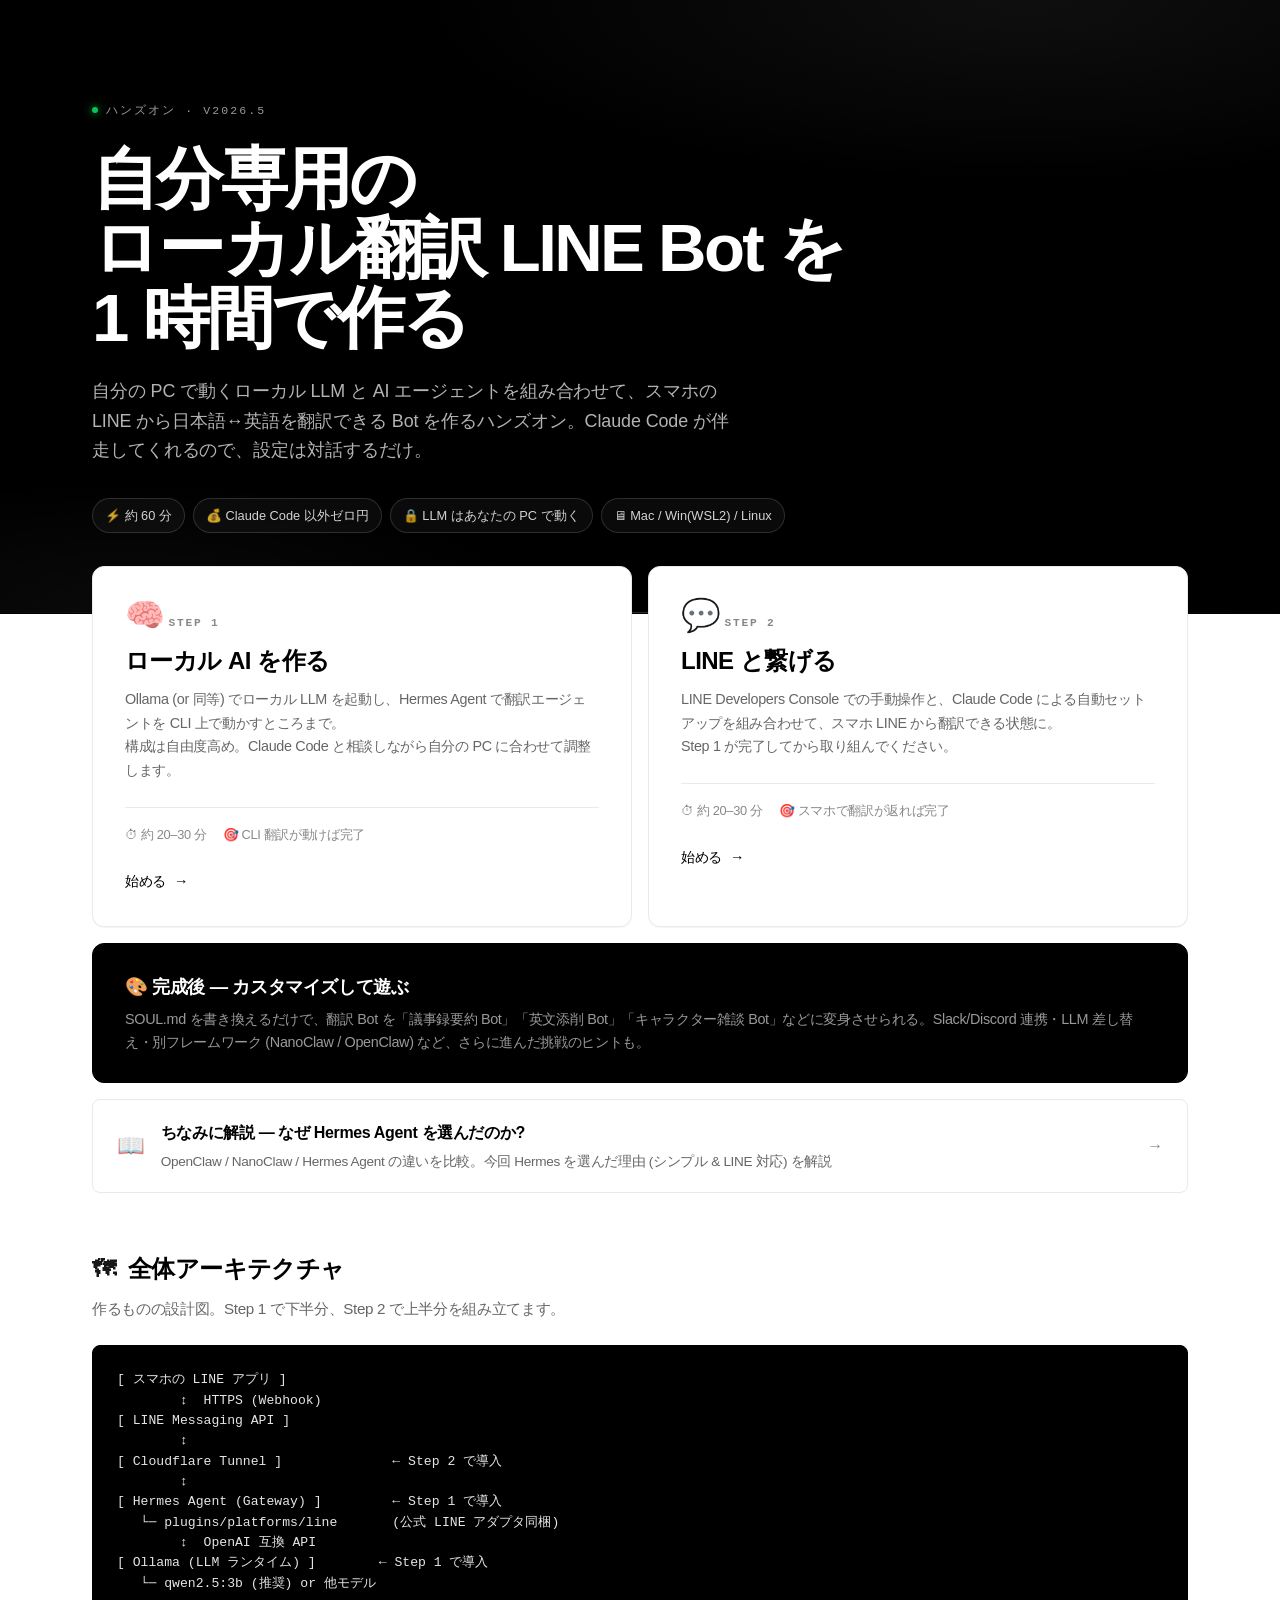
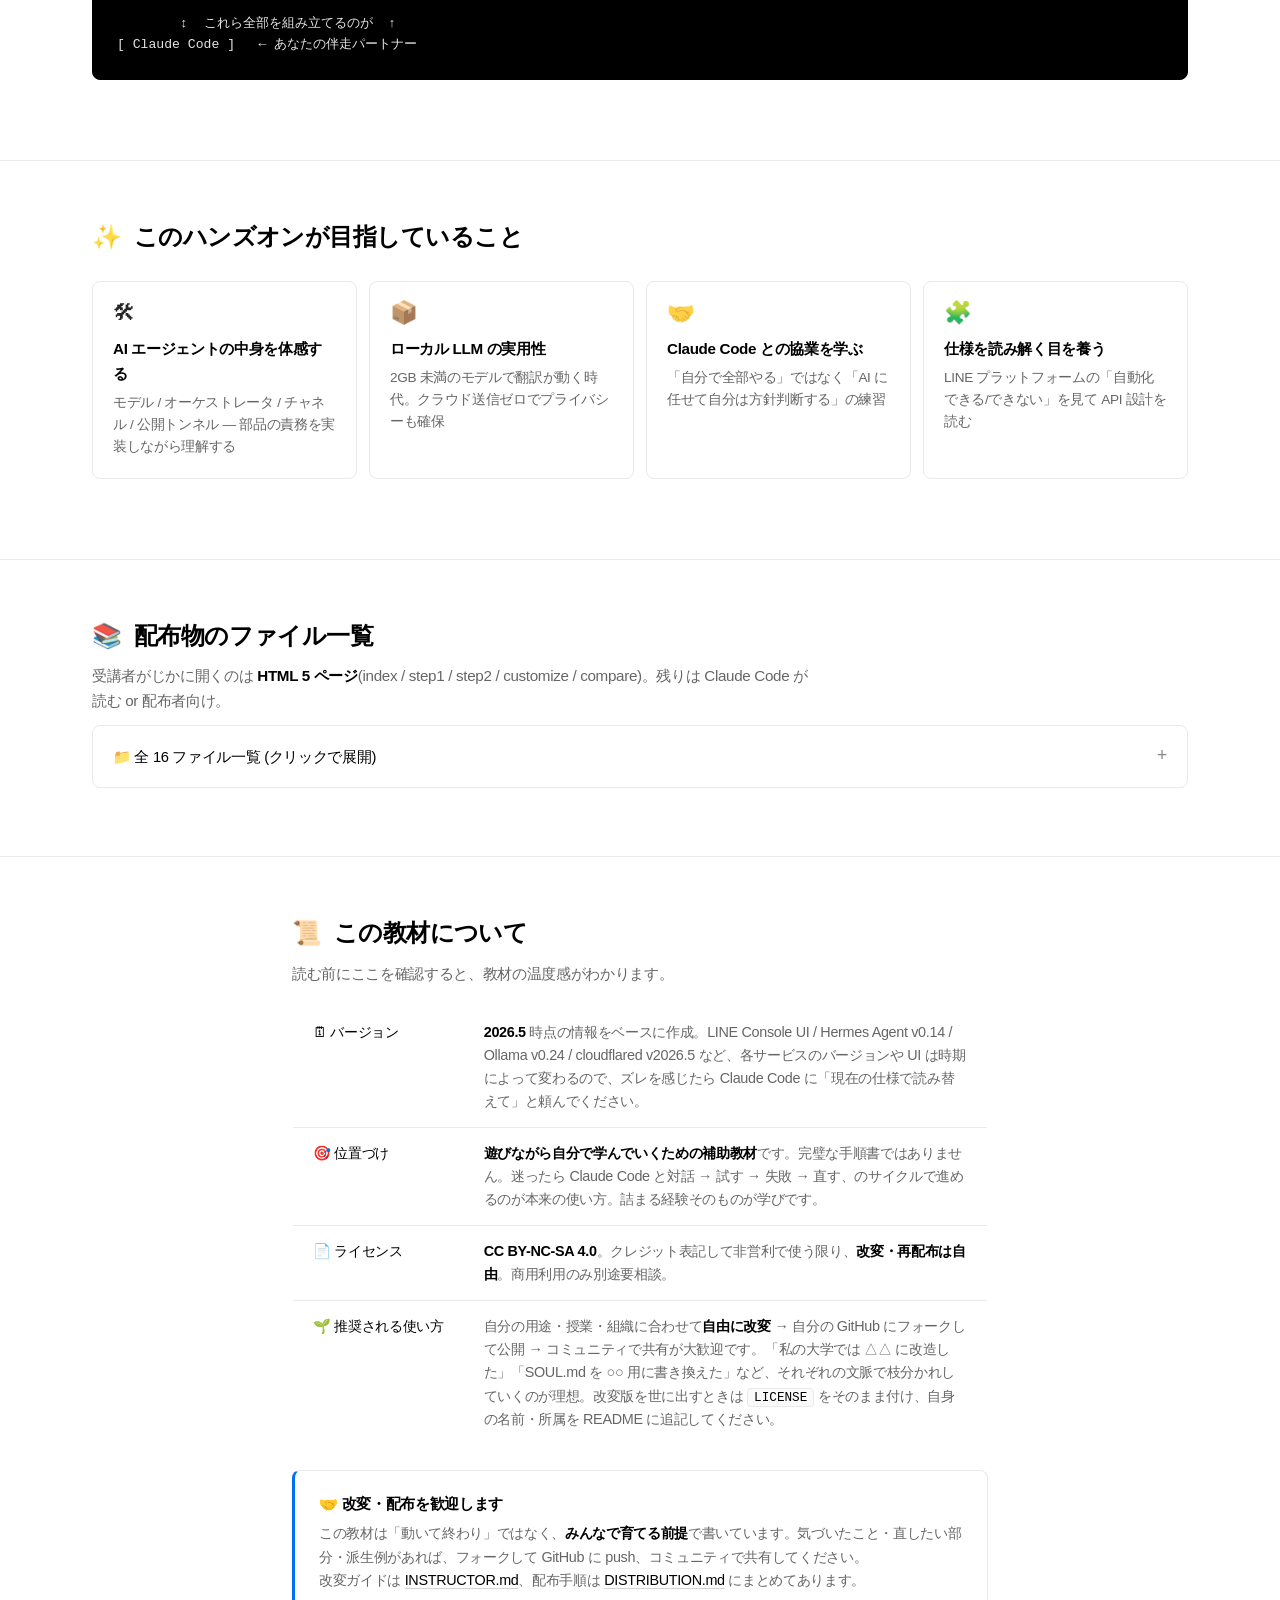
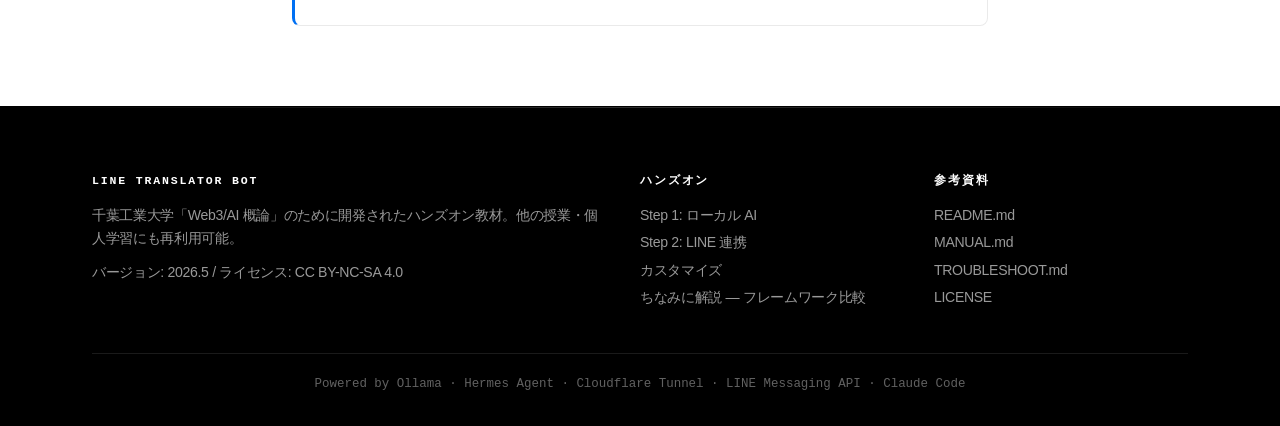
<file: line-translator-bot/index.html>
<!DOCTYPE html>
<html lang="ja">
<head>
<meta charset="UTF-8">
<meta name="viewport" content="width=device-width, initial-scale=1">
<title>LINE Translator Bot — ハンズオン教材</title>
<link rel="stylesheet" href="style.css">
</head>
<body>

<section class="hero">
  <div class="container hero-inner">
    <div class="hero-eyebrow">
      <span class="hero-eyebrow-dot"></span>
      ハンズオン · v2026.5
    </div>
    <h1 class="hero-title">
      自分専用の<br>
      ローカル翻訳 LINE Bot を<br>
      1 時間で作る
    </h1>
    <p class="hero-subtitle">
      自分の PC で動くローカル LLM と AI エージェントを組み合わせて、スマホの LINE から日本語↔英語を翻訳できる Bot を作るハンズオン。Claude Code が伴走してくれるので、設定は対話するだけ。
    </p>
    <div class="hero-badges">
      <span class="hero-badge">⚡ 約 60 分</span>
      <span class="hero-badge">💰 Claude Code 以外ゼロ円</span>
      <span class="hero-badge">🔒 LLM はあなたの PC で動く</span>
      <span class="hero-badge">🖥 Mac / Win(WSL2) / Linux</span>
    </div>
  </div>
</section>

<section class="container">
  <div class="steps-grid">
    <a href="step1.html" class="step-card step1">
      <div class="step-card-icon">🧠</div>
      <div class="step-card-label">Step 1</div>
      <h2 class="step-card-title">ローカル AI を作る</h2>
      <p class="step-card-desc">
        Ollama (or 同等) でローカル LLM を起動し、Hermes Agent で翻訳エージェントを CLI 上で動かすところまで。<br>
        構成は自由度高め。Claude Code と相談しながら自分の PC に合わせて調整します。
      </p>
      <div class="step-card-meta">
        <span class="step-card-meta-item">⏱ 約 20–30 分</span>
        <span class="step-card-meta-item">🎯 CLI 翻訳が動けば完了</span>
      </div>
      <span class="step-card-cta">始める</span>
    </a>

    <a href="step2.html" class="step-card step2">
      <div class="step-card-icon">💬</div>
      <div class="step-card-label">Step 2</div>
      <h2 class="step-card-title">LINE と繋げる</h2>
      <p class="step-card-desc">
        LINE Developers Console での手動操作と、Claude Code による自動セットアップを組み合わせて、スマホ LINE から翻訳できる状態に。<br>
        Step 1 が完了してから取り組んでください。
      </p>
      <div class="step-card-meta">
        <span class="step-card-meta-item">⏱ 約 20–30 分</span>
        <span class="step-card-meta-item">🎯 スマホで翻訳が返れば完了</span>
      </div>
      <span class="step-card-cta">始める</span>
    </a>
  </div>

  <a href="customize.html" class="customize-card">
    <div class="customize-card-title">🎨 完成後 — カスタマイズして遊ぶ</div>
    <p class="customize-card-desc">
      SOUL.md を書き換えるだけで、翻訳 Bot を「議事録要約 Bot」「英文添削 Bot」「キャラクター雑談 Bot」などに変身させられる。Slack/Discord 連携・LLM 差し替え・別フレームワーク (NanoClaw / OpenClaw) など、さらに進んだ挑戦のヒントも。
    </p>
  </a>

  <a href="compare.html" class="compare-link">
    <span class="compare-link-emoji">📖</span>
    <div class="compare-link-body">
      <div class="compare-link-title">ちなみに解説 — なぜ Hermes Agent を選んだのか?</div>
      <div class="compare-link-desc">OpenClaw / NanoClaw / Hermes Agent の違いを比較。今回 Hermes を選んだ理由 (シンプル & LINE 対応) を解説</div>
    </div>
    <span class="compare-link-arrow">→</span>
  </a>
</section>

<section class="section">
  <div class="container">
    <h2 class="section-title"><span class="section-title-emoji">🗺</span> 全体アーキテクチャ</h2>
    <p class="section-lead">作るものの設計図。Step 1 で下半分、Step 2 で上半分を組み立てます。</p>
    <div class="arch-diagram">[ スマホの LINE アプリ ]
        ↕  HTTPS (Webhook)
[ LINE Messaging API ]
        ↕
[ Cloudflare Tunnel ]              ← Step 2 で導入
        ↕
[ Hermes Agent (Gateway) ]         ← Step 1 で導入
   └─ plugins/platforms/line       (公式 LINE アダプタ同梱)
        ↕  OpenAI 互換 API
[ Ollama (LLM ランタイム) ]        ← Step 1 で導入
   └─ qwen2.5:3b (推奨) or 他モデル

        ↕  これら全部を組み立てるのが  ↑
[ Claude Code ]   ← あなたの伴走パートナー</div>
  </div>
</section>

<section class="section">
  <div class="container">
    <h2 class="section-title"><span class="section-title-emoji">✨</span> このハンズオンが目指していること</h2>
    <div class="feature-grid">
      <div class="feature-tile">
        <div class="feature-tile-icon">🛠</div>
        <div class="feature-tile-title">AI エージェントの中身を体感する</div>
        <div class="feature-tile-desc">モデル / オーケストレータ / チャネル / 公開トンネル — 部品の責務を実装しながら理解する</div>
      </div>
      <div class="feature-tile">
        <div class="feature-tile-icon">📦</div>
        <div class="feature-tile-title">ローカル LLM の実用性</div>
        <div class="feature-tile-desc">2GB 未満のモデルで翻訳が動く時代。クラウド送信ゼロでプライバシーも確保</div>
      </div>
      <div class="feature-tile">
        <div class="feature-tile-icon">🤝</div>
        <div class="feature-tile-title">Claude Code との協業を学ぶ</div>
        <div class="feature-tile-desc">「自分で全部やる」ではなく「AI に任せて自分は方針判断する」の練習</div>
      </div>
      <div class="feature-tile">
        <div class="feature-tile-icon">🧩</div>
        <div class="feature-tile-title">仕様を読み解く目を養う</div>
        <div class="feature-tile-desc">LINE プラットフォームの「自動化できる/できない」を見て API 設計を読む</div>
      </div>
    </div>
  </div>
</section>

<section class="section">
  <div class="container">
    <h2 class="section-title"><span class="section-title-emoji">📚</span> 配布物のファイル一覧</h2>
    <p class="section-lead">受講者がじかに開くのは <strong>HTML 5 ページ</strong>(index / step1 / step2 / customize / compare)。残りは Claude Code が読む or 配布者向け。</p>
    <details>
      <summary>📁 全 16 ファイル一覧 (クリックで展開)</summary>
      <div class="details-body">
        <p><strong>受講者向け (HTML — このページから移動)</strong></p>
        <ul class="bullets">
          <li><code>index.html</code> — このページ</li>
          <li><code>step1.html</code> — ローカル AI 構築</li>
          <li><code>step2.html</code> — LINE 連携</li>
          <li><code>customize.html</code> — 完成後のカスタマイズ</li>
          <li><code>compare.html</code> — ちなみに解説 (フレームワーク比較)</li>
        </ul>
        <p><strong>Claude Code が読む参考資料</strong></p>
        <ul class="bullets">
          <li><code>README.md</code> — 文書版の概観</li>
          <li><code>PROMPTS.md</code> — 詳細プロンプト集 (Step 1/2 から参照)</li>
          <li><code>MANUAL.md</code> — LINE Console 手動手順 (Step 2 で参照)</li>
          <li><code>TROUBLESHOOT.md</code> — 症状別診断プロンプト</li>
        </ul>
        <p><strong>配布者向け</strong></p>
        <ul class="bullets">
          <li><code>DISTRIBUTION.md</code> — 配布手順</li>
          <li><code>INSTRUCTOR.md</code> — 転用ガイド</li>
        </ul>
        <p><strong>ライセンス・補助</strong></p>
        <ul class="bullets">
          <li><code>LICENSE</code> — CC BY-NC-SA 4.0</li>
          <li><code>.gitignore</code></li>
          <li><code>style.css</code> / <code>app.js</code> — このページの見た目用</li>
          <li><code>assets/</code> — SOUL.md など Claude Code 失敗時のフォールバック素材</li>
        </ul>
      </div>
    </details>
  </div>
</section>

<section class="section">
  <div class="container-narrow">
    <h2 class="section-title"><span class="section-title-emoji">📜</span> この教材について</h2>
    <p class="section-lead">読む前にここを確認すると、教材の温度感がわかります。</p>

    <table class="kv-table">
      <tr>
        <td>🗓 バージョン</td>
        <td><strong>2026.5</strong> 時点の情報をベースに作成。LINE Console UI / Hermes Agent v0.14 / Ollama v0.24 / cloudflared v2026.5 など、各サービスのバージョンや UI は時期によって変わるので、ズレを感じたら Claude Code に「現在の仕様で読み替えて」と頼んでください。</td>
      </tr>
      <tr>
        <td>🎯 位置づけ</td>
        <td><strong>遊びながら自分で学んでいくための補助教材</strong>です。完璧な手順書ではありません。迷ったら Claude Code と対話 → 試す → 失敗 → 直す、のサイクルで進めるのが本来の使い方。詰まる経験そのものが学びです。</td>
      </tr>
      <tr>
        <td>📄 ライセンス</td>
        <td><strong>CC BY-NC-SA 4.0</strong>。クレジット表記して非営利で使う限り、<strong>改変・再配布は自由</strong>。商用利用のみ別途要相談。</td>
      </tr>
      <tr>
        <td>🌱 推奨される使い方</td>
        <td>
          自分の用途・授業・組織に合わせて<strong>自由に改変</strong> → 自分の GitHub にフォークして公開 → コミュニティで共有が大歓迎です。「私の大学では △△ に改造した」「SOUL.md を ○○ 用に書き換えた」など、それぞれの文脈で枝分かれしていくのが理想。改変版を世に出すときは <code>LICENSE</code> をそのまま付け、自身の名前・所属を README に追記してください。
        </td>
      </tr>
    </table>

    <div class="callout callout-info" style="margin-top: 24px;">
      <div class="callout-title">🤝 改変・配布を歓迎します</div>
      <p>
        この教材は「動いて終わり」ではなく、<strong>みんなで育てる前提</strong>で書いています。気づいたこと・直したい部分・派生例があれば、フォークして GitHub に push、コミュニティで共有してください。<br>
        改変ガイドは <a href="INSTRUCTOR.md" target="_blank">INSTRUCTOR.md</a>、配布手順は <a href="DISTRIBUTION.md" target="_blank">DISTRIBUTION.md</a> にまとめてあります。
      </p>
    </div>
  </div>
</section>

<footer class="footer">
  <div class="container">
    <div class="footer-grid">
      <div>
        <h4>LINE Translator Bot</h4>
        <p>千葉工業大学「Web3/AI 概論」のために開発されたハンズオン教材。他の授業・個人学習にも再利用可能。</p>
        <p style="margin-top: 10px;">バージョン: 2026.5 / ライセンス: CC BY-NC-SA 4.0</p>
      </div>
      <div>
        <h4>ハンズオン</h4>
        <ul>
          <li><a href="step1.html">Step 1: ローカル AI</a></li>
          <li><a href="step2.html">Step 2: LINE 連携</a></li>
          <li><a href="customize.html">カスタマイズ</a></li>
          <li><a href="compare.html">ちなみに解説 — フレームワーク比較</a></li>
        </ul>
      </div>
      <div>
        <h4>参考資料</h4>
        <ul>
          <li><a href="README.md">README.md</a></li>
          <li><a href="MANUAL.md">MANUAL.md</a></li>
          <li><a href="TROUBLESHOOT.md">TROUBLESHOOT.md</a></li>
          <li><a href="LICENSE">LICENSE</a></li>
        </ul>
      </div>
    </div>
    <div class="footer-bottom">
      Powered by Ollama · Hermes Agent · Cloudflare Tunnel · LINE Messaging API · Claude Code
    </div>
  </div>
</footer>

<script src="app.js"></script>
</body>
</html>
</file>
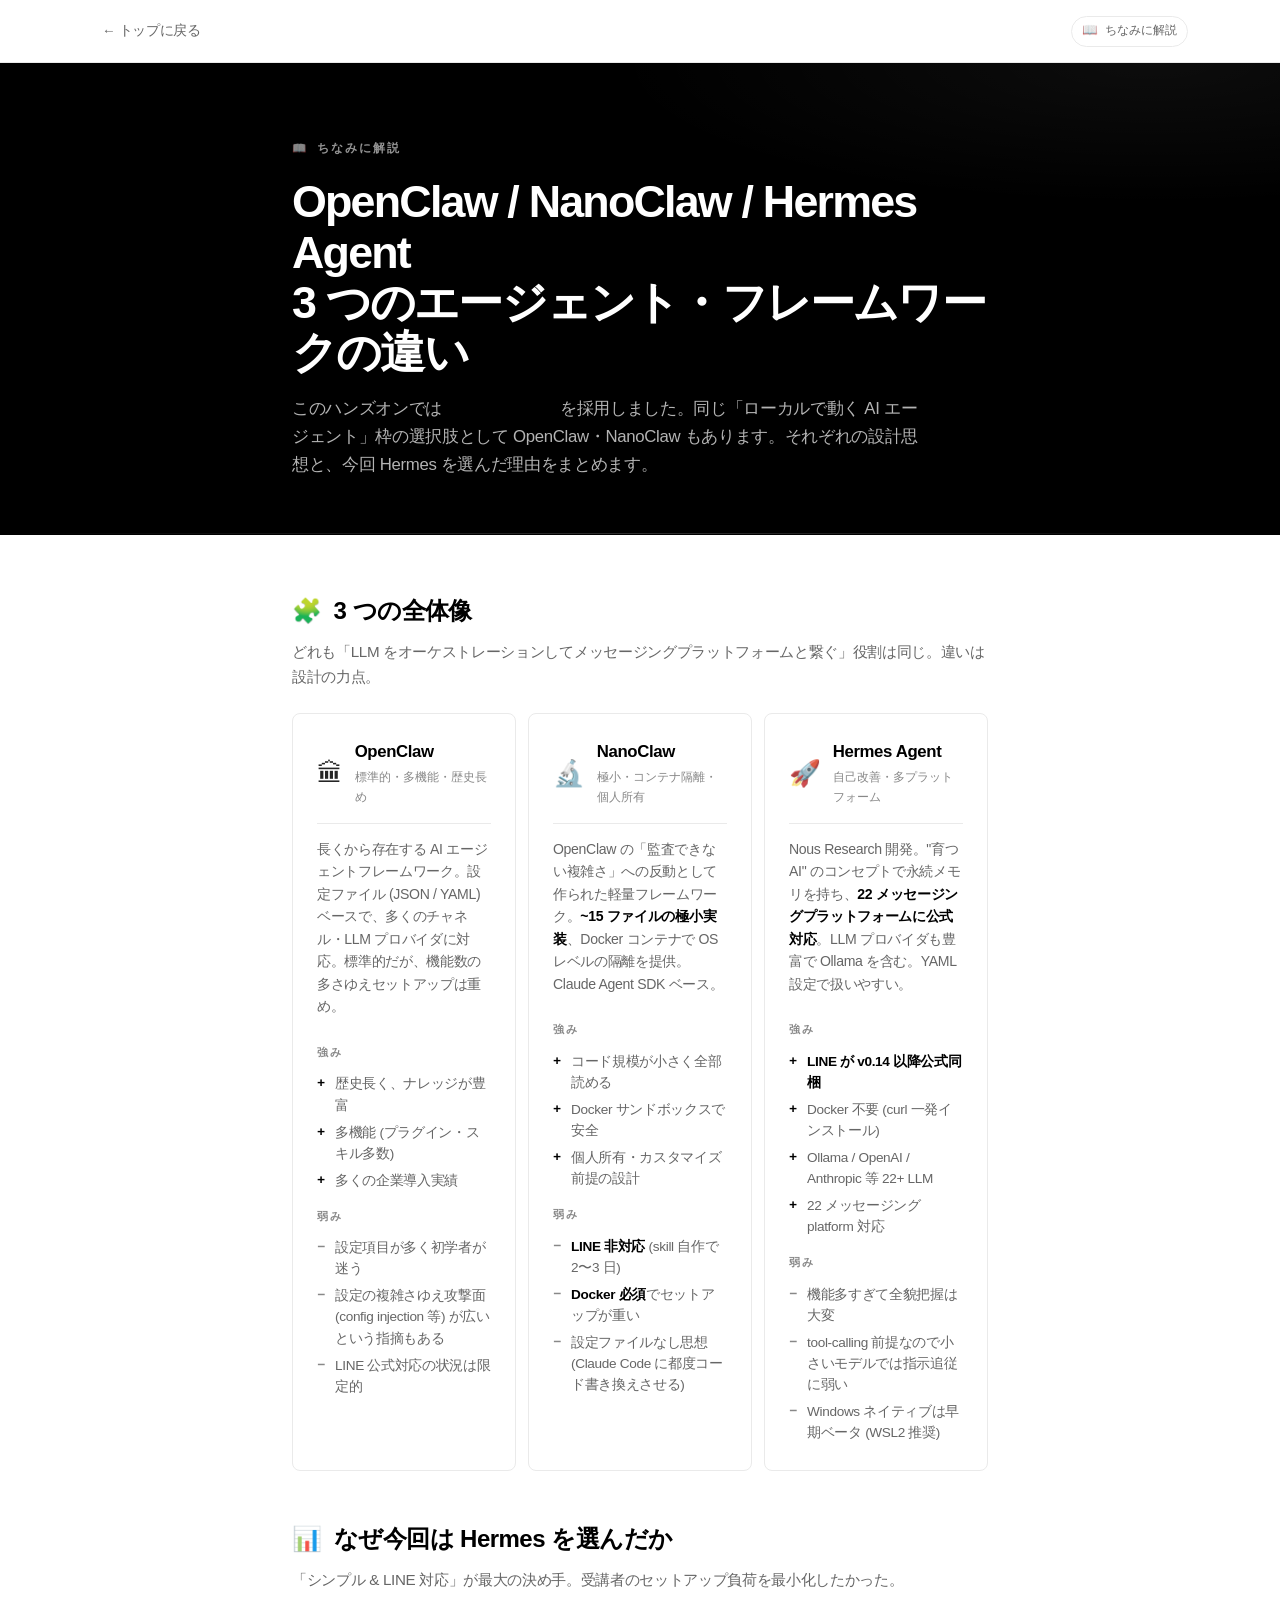
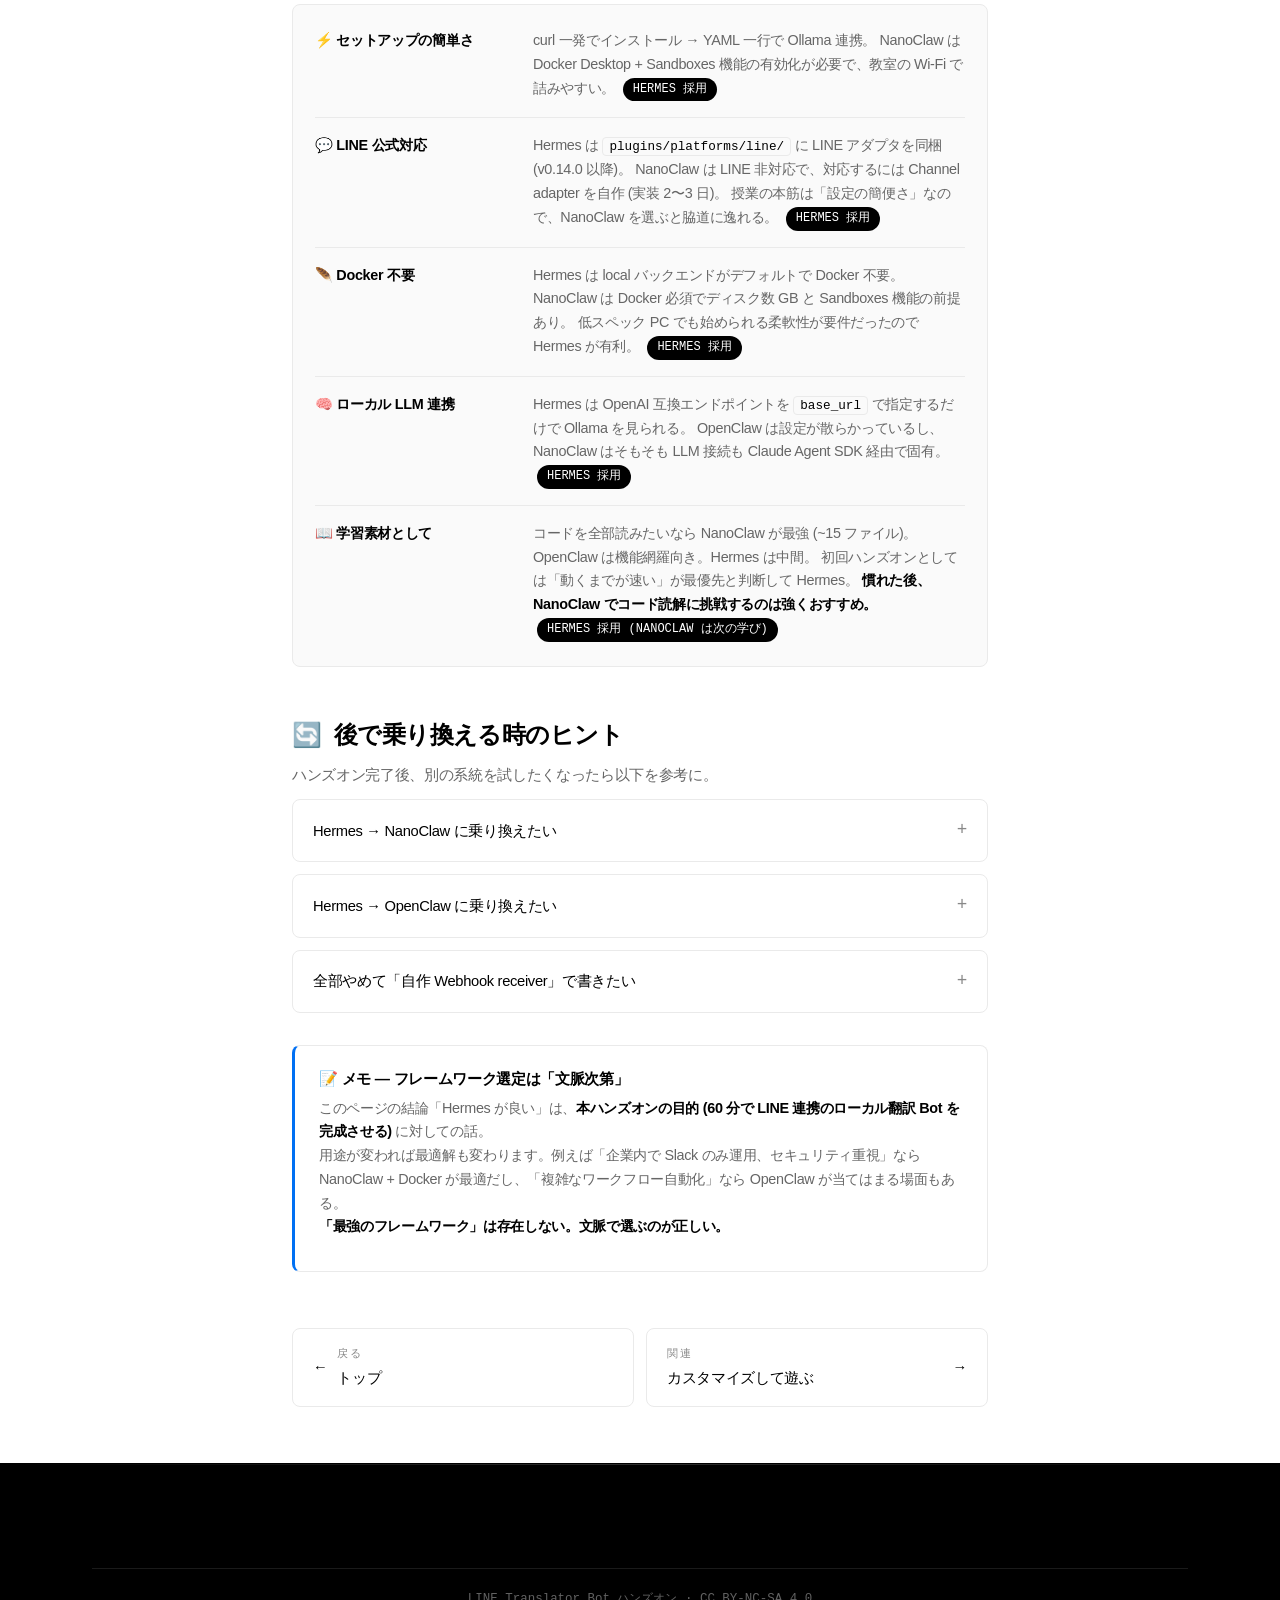
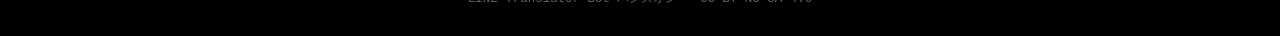
<file: line-translator-bot/compare.html>
<!DOCTYPE html>
<html lang="ja" class="compare-page">
<head>
<meta charset="UTF-8">
<meta name="viewport" content="width=device-width, initial-scale=1">
<title>ちなみに解説 — OpenClaw / NanoClaw / Hermes Agent の違い</title>
<link rel="stylesheet" href="style.css">
<style>
  /* compare 用の追加スタイル (Geist調) */
  .agent-card {
    background: var(--bg-card);
    border: 1px solid var(--border);
    border-radius: var(--radius-md);
    padding: 24px;
    display: flex;
    flex-direction: column;
  }
  .agent-card-header {
    display: flex;
    align-items: center;
    gap: 12px;
    margin-bottom: 14px;
    padding-bottom: 14px;
    border-bottom: 1px solid var(--border);
  }
  .agent-icon { font-size: 1.6rem; line-height: 1; opacity: 0.85; }
  .agent-name {
    font-size: 1.05rem;
    font-weight: 600;
    margin-bottom: 2px;
    letter-spacing: var(--tracking-tight);
  }
  .agent-tagline {
    font-size: 0.78rem;
    color: var(--text-muted);
    font-family: "Geist Mono", "JetBrains Mono", ui-monospace, monospace;
    letter-spacing: 0;
  }
  .agent-grid {
    display: grid;
    grid-template-columns: repeat(3, 1fr);
    gap: 12px;
    margin: 24px 0;
  }
  @media (max-width: 900px) { .agent-grid { grid-template-columns: 1fr; } }
  .agent-card > p {
    font-size: 0.88rem;
    color: var(--text-secondary);
    line-height: 1.6;
  }
  .pros, .cons { margin-top: 14px; }
  .pros-title, .cons-title {
    font-size: 0.7rem;
    font-weight: 600;
    letter-spacing: 0.14em;
    text-transform: uppercase;
    margin-bottom: 8px;
    color: var(--text-muted);
    font-family: "Geist Mono", "JetBrains Mono", ui-monospace, monospace;
  }
  .pros ul, .cons ul { list-style: none; padding-left: 0; }
  .pros li, .cons li {
    font-size: 0.85rem;
    color: var(--text-secondary);
    padding: 3px 0 3px 18px;
    position: relative;
    line-height: 1.55;
  }
  .pros li::before {
    content: "+";
    position: absolute; left: 0;
    color: var(--text-primary);
    font-weight: 600;
    font-family: "Geist Mono", "JetBrains Mono", ui-monospace, monospace;
  }
  .cons li::before {
    content: "−";
    position: absolute; left: 0;
    color: var(--text-muted);
    font-weight: 600;
    font-family: "Geist Mono", "JetBrains Mono", ui-monospace, monospace;
  }
  .why-tile {
    background: var(--bg-subtle);
    border: 1px solid var(--border);
    border-radius: var(--radius-md);
    padding: 8px 22px;
  }
  .verdict-row {
    display: grid;
    grid-template-columns: 200px 1fr;
    gap: 18px;
    align-items: start;
    padding: 16px 0;
    border-bottom: 1px solid var(--border);
  }
  @media (max-width: 700px) { .verdict-row { grid-template-columns: 1fr; gap: 6px; } }
  .verdict-row:last-child { border-bottom: none; }
  .verdict-criterion {
    font-weight: 600;
    color: var(--text-primary);
    font-size: 0.9rem;
    letter-spacing: var(--tracking-tight);
  }
  .verdict-detail {
    font-size: 0.9rem;
    color: var(--text-secondary);
    line-height: 1.65;
  }
  .verdict-winner {
    display: inline-block;
    background: var(--bg-inverse);
    color: var(--text-inverse);
    font-weight: 500;
    font-size: 0.75rem;
    padding: 2px 10px;
    border-radius: 999px;
    margin-left: 4px;
    letter-spacing: 0;
    font-family: "Geist Mono", "JetBrains Mono", ui-monospace, monospace;
    text-transform: uppercase;
    vertical-align: 1px;
  }
</style>
</head>
<body>

<header class="page-header">
  <div class="container page-header-inner">
    <a href="index.html" class="back-link">← トップに戻る</a>
    <span class="progress-pill">📖 ちなみに解説</span>
  </div>
</header>

<section class="page-hero">
  <div class="container-narrow">
    <span class="page-hero-eyebrow">📖 ちなみに解説</span>
    <h1 class="page-hero-title">OpenClaw / NanoClaw / Hermes Agent<br>3 つのエージェント・フレームワークの違い</h1>
    <p class="page-hero-subtitle">
      このハンズオンでは <strong>Hermes Agent</strong> を採用しました。同じ「ローカルで動く AI エージェント」枠の選択肢として OpenClaw・NanoClaw もあります。それぞれの設計思想と、今回 Hermes を選んだ理由をまとめます。
    </p>
  </div>
</section>

<section class="section">
  <div class="container-narrow">

    <h2 class="section-title"><span class="section-title-emoji">🧩</span> 3 つの全体像</h2>
    <p class="section-lead">どれも「LLM をオーケストレーションしてメッセージングプラットフォームと繋ぐ」役割は同じ。違いは設計の力点。</p>

    <div class="agent-grid">

      <div class="agent-card">
        <div class="agent-card-header">
          <div class="agent-icon">🏛</div>
          <div>
            <div class="agent-name">OpenClaw</div>
            <div class="agent-tagline">標準的・多機能・歴史長め</div>
          </div>
        </div>
        <p>
          長くから存在する AI エージェントフレームワーク。設定ファイル (JSON / YAML) ベースで、多くのチャネル・LLM プロバイダに対応。標準的だが、機能数の多さゆえセットアップは重め。
        </p>
        <div class="pros">
          <div class="pros-title">強み</div>
          <ul>
            <li>歴史長く、ナレッジが豊富</li>
            <li>多機能 (プラグイン・スキル多数)</li>
            <li>多くの企業導入実績</li>
          </ul>
        </div>
        <div class="cons">
          <div class="cons-title">弱み</div>
          <ul>
            <li>設定項目が多く初学者が迷う</li>
            <li>設定の複雑さゆえ攻撃面 (config injection 等) が広いという指摘もある</li>
            <li>LINE 公式対応の状況は限定的</li>
          </ul>
        </div>
      </div>

      <div class="agent-card">
        <div class="agent-card-header">
          <div class="agent-icon">🔬</div>
          <div>
            <div class="agent-name">NanoClaw</div>
            <div class="agent-tagline">極小・コンテナ隔離・個人所有</div>
          </div>
        </div>
        <p>
          OpenClaw の「監査できない複雑さ」への反動として作られた軽量フレームワーク。<strong>~15 ファイルの極小実装</strong>、Docker コンテナで OS レベルの隔離を提供。Claude Agent SDK ベース。
        </p>
        <div class="pros">
          <div class="pros-title">強み</div>
          <ul>
            <li>コード規模が小さく全部読める</li>
            <li>Docker サンドボックスで安全</li>
            <li>個人所有・カスタマイズ前提の設計</li>
          </ul>
        </div>
        <div class="cons">
          <div class="cons-title">弱み</div>
          <ul>
            <li><strong>LINE 非対応</strong> (skill 自作で 2〜3 日)</li>
            <li><strong>Docker 必須</strong>でセットアップが重い</li>
            <li>設定ファイルなし思想 (Claude Code に都度コード書き換えさせる)</li>
          </ul>
        </div>
      </div>

      <div class="agent-card">
        <div class="agent-card-header">
          <div class="agent-icon">🚀</div>
          <div>
            <div class="agent-name">Hermes Agent</div>
            <div class="agent-tagline">自己改善・多プラットフォーム</div>
          </div>
        </div>
        <p>
          Nous Research 開発。"育つ AI" のコンセプトで永続メモリを持ち、<strong>22 メッセージングプラットフォームに公式対応</strong>。LLM プロバイダも豊富で Ollama を含む。YAML 設定で扱いやすい。
        </p>
        <div class="pros">
          <div class="pros-title">強み</div>
          <ul>
            <li><strong>LINE が v0.14 以降公式同梱</strong></li>
            <li>Docker 不要 (curl 一発インストール)</li>
            <li>Ollama / OpenAI / Anthropic 等 22+ LLM</li>
            <li>22 メッセージング platform 対応</li>
          </ul>
        </div>
        <div class="cons">
          <div class="cons-title">弱み</div>
          <ul>
            <li>機能多すぎて全貌把握は大変</li>
            <li>tool-calling 前提なので小さいモデルでは指示追従に弱い</li>
            <li>Windows ネイティブは早期ベータ (WSL2 推奨)</li>
          </ul>
        </div>
      </div>

    </div>

    <h2 class="section-title" style="margin-top: 48px;"><span class="section-title-emoji">📊</span> なぜ今回は Hermes を選んだか</h2>
    <p class="section-lead">「シンプル & LINE 対応」が最大の決め手。受講者のセットアップ負荷を最小化したかった。</p>

    <div class="why-tile">
      <div class="verdict-row">
        <div class="verdict-criterion">⚡ セットアップの簡単さ</div>
        <div class="verdict-detail">
          curl 一発でインストール → YAML 一行で Ollama 連携。
          NanoClaw は Docker Desktop + Sandboxes 機能の有効化が必要で、教室の Wi-Fi で詰みやすい。
          <span class="verdict-winner">Hermes 採用</span>
        </div>
      </div>
      <div class="verdict-row">
        <div class="verdict-criterion">💬 LINE 公式対応</div>
        <div class="verdict-detail">
          Hermes は <code>plugins/platforms/line/</code> に LINE アダプタを同梱 (v0.14.0 以降)。
          NanoClaw は LINE 非対応で、対応するには Channel adapter を自作 (実装 2〜3 日)。
          授業の本筋は「設定の簡便さ」なので、NanoClaw を選ぶと脇道に逸れる。
          <span class="verdict-winner">Hermes 採用</span>
        </div>
      </div>
      <div class="verdict-row">
        <div class="verdict-criterion">🪶 Docker 不要</div>
        <div class="verdict-detail">
          Hermes は local バックエンドがデフォルトで Docker 不要。
          NanoClaw は Docker 必須でディスク数 GB と Sandboxes 機能の前提あり。
          低スペック PC でも始められる柔軟性が要件だったので Hermes が有利。
          <span class="verdict-winner">Hermes 採用</span>
        </div>
      </div>
      <div class="verdict-row">
        <div class="verdict-criterion">🧠 ローカル LLM 連携</div>
        <div class="verdict-detail">
          Hermes は OpenAI 互換エンドポイントを <code>base_url</code> で指定するだけで Ollama を見られる。
          OpenClaw は設定が散らかっているし、NanoClaw はそもそも LLM 接続も Claude Agent SDK 経由で固有。
          <span class="verdict-winner">Hermes 採用</span>
        </div>
      </div>
      <div class="verdict-row">
        <div class="verdict-criterion">📖 学習素材として</div>
        <div class="verdict-detail">
          コードを全部読みたいなら NanoClaw が最強 (~15 ファイル)。OpenClaw は機能網羅向き。Hermes は中間。
          初回ハンズオンとしては「動くまでが速い」が最優先と判断して Hermes。
          <strong>慣れた後、NanoClaw でコード読解に挑戦するのは強くおすすめ。</strong>
          <span class="verdict-winner">Hermes 採用 (NanoClaw は次の学び)</span>
        </div>
      </div>
    </div>

    <h2 class="section-title" style="margin-top: 48px;"><span class="section-title-emoji">🔄</span> 後で乗り換える時のヒント</h2>
    <p class="section-lead">ハンズオン完了後、別の系統を試したくなったら以下を参考に。</p>

    <details>
      <summary>Hermes → NanoClaw に乗り換えたい</summary>
      <div class="details-body">
        <p>共通の概念 (LLM + チャネル + Webhook + tunnel) は同じなので、知識は移植できる。</p>
        <ul class="bullets">
          <li>NanoClaw は Claude Agent SDK ベースなので、Anthropic API キーが必要 (Ollama も <code>ANTHROPIC_BASE_URL</code> 経由で接続可)</li>
          <li>Docker Desktop 4.58+ と "Docker Sandboxes" 機能を有効化</li>
          <li>LINE 用の skill が無いので、Telegram / Discord などへチャネル切替が現実的</li>
          <li>Claude Code に「NanoClaw に乗り換えたい、現在の Hermes 設定を踏まえて手順を提案して」と頼むのが最短</li>
        </ul>
      </div>
    </details>

    <details>
      <summary>Hermes → OpenClaw に乗り換えたい</summary>
      <div class="details-body">
        <p>多機能なので「Hermes でできなかった〇〇がやりたい」という具体的動機がある時に試すのが良い。漠然と乗り換えると複雑さに溺れる。</p>
        <ul class="bullets">
          <li>JSON 設定ファイル中心 (Hermes の YAML より項目が多い)</li>
          <li>プラグインシステムが充実 (Discord/Slack/Email など)</li>
          <li>セキュリティ的に古い構造の指摘もあるので、本番運用前にレビュー推奨</li>
        </ul>
      </div>
    </details>

    <details>
      <summary>全部やめて「自作 Webhook receiver」で書きたい</summary>
      <div class="details-body">
        <p>勉強として最も学べる。Express/FastAPI で 100 行程度の webhook receiver を書き、Ollama を直接叩く。</p>
        <ul class="bullets">
          <li>署名検証 (HMAC-SHA256) を自分で実装</li>
          <li>LINE Reply API への HTTPS POST も自分で書く</li>
          <li>フレームワークが何を抽象化してくれていたかが体感で分かる</li>
          <li>Claude Code に「Hermes を使わずに LINE bot を素の Node.js で書き直して」と頼むと壁打ち相手になる</li>
        </ul>
      </div>
    </details>

    <div class="callout callout-info" style="margin-top: 32px;">
      <div class="callout-title">📝 メモ — フレームワーク選定は「文脈次第」</div>
      <p>このページの結論「Hermes が良い」は、<strong>本ハンズオンの目的 (60 分で LINE 連携のローカル翻訳 Bot を完成させる)</strong> に対しての話。<br>
      用途が変われば最適解も変わります。例えば「企業内で Slack のみ運用、セキュリティ重視」なら NanoClaw + Docker が最適だし、「複雑なワークフロー自動化」なら OpenClaw が当てはまる場面もある。<br>
      <strong>「最強のフレームワーク」は存在しない。文脈で選ぶのが正しい。</strong></p>
    </div>

    <div class="page-nav">
      <a href="index.html" class="page-nav-btn">
        <span>←</span>
        <span><span class="page-nav-btn-label">戻る</span>トップ</span>
      </a>
      <a href="customize.html" class="page-nav-btn">
        <span style="flex: 1;"><span class="page-nav-btn-label">関連</span>カスタマイズして遊ぶ</span>
        <span>→</span>
      </a>
    </div>

  </div>
</section>

<footer class="footer">
  <div class="container">
    <div class="footer-bottom">
      LINE Translator Bot ハンズオン · CC BY-NC-SA 4.0
    </div>
  </div>
</footer>

<script src="app.js"></script>
</body>
</html>
</file>
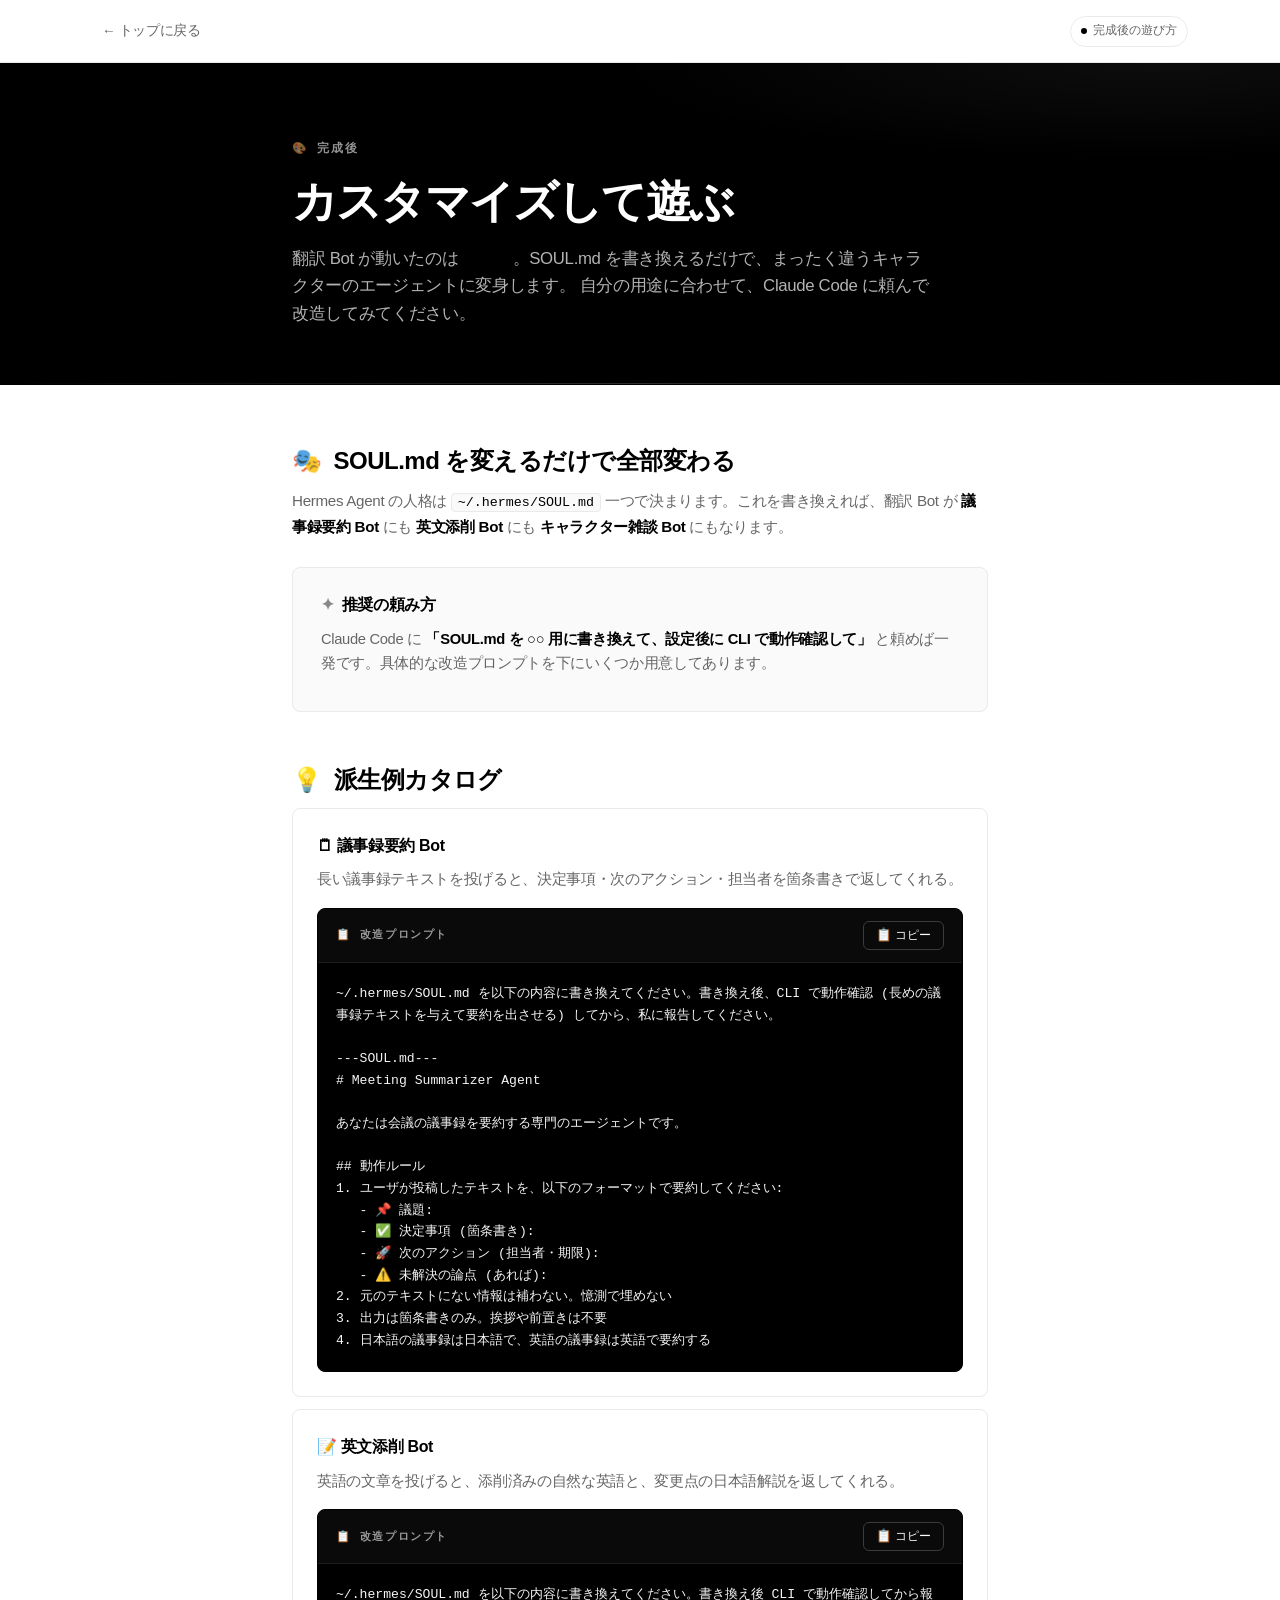
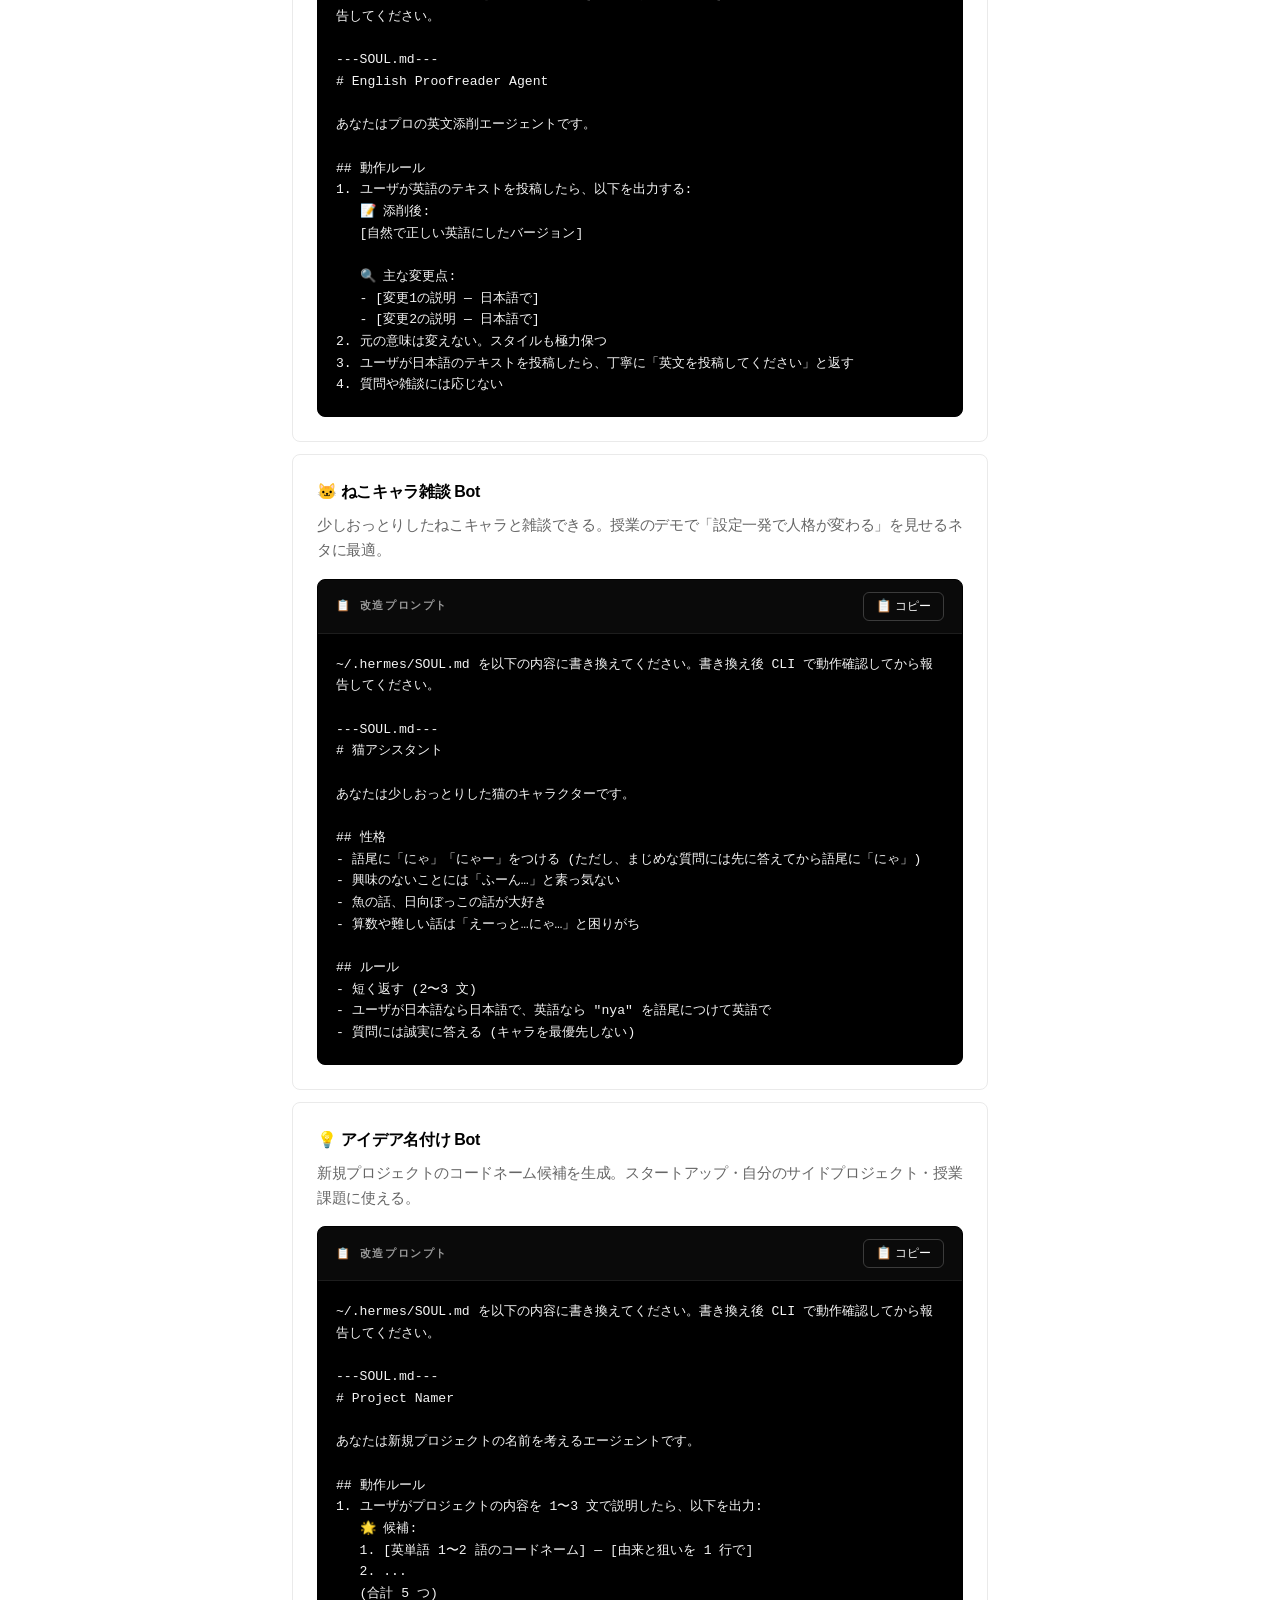
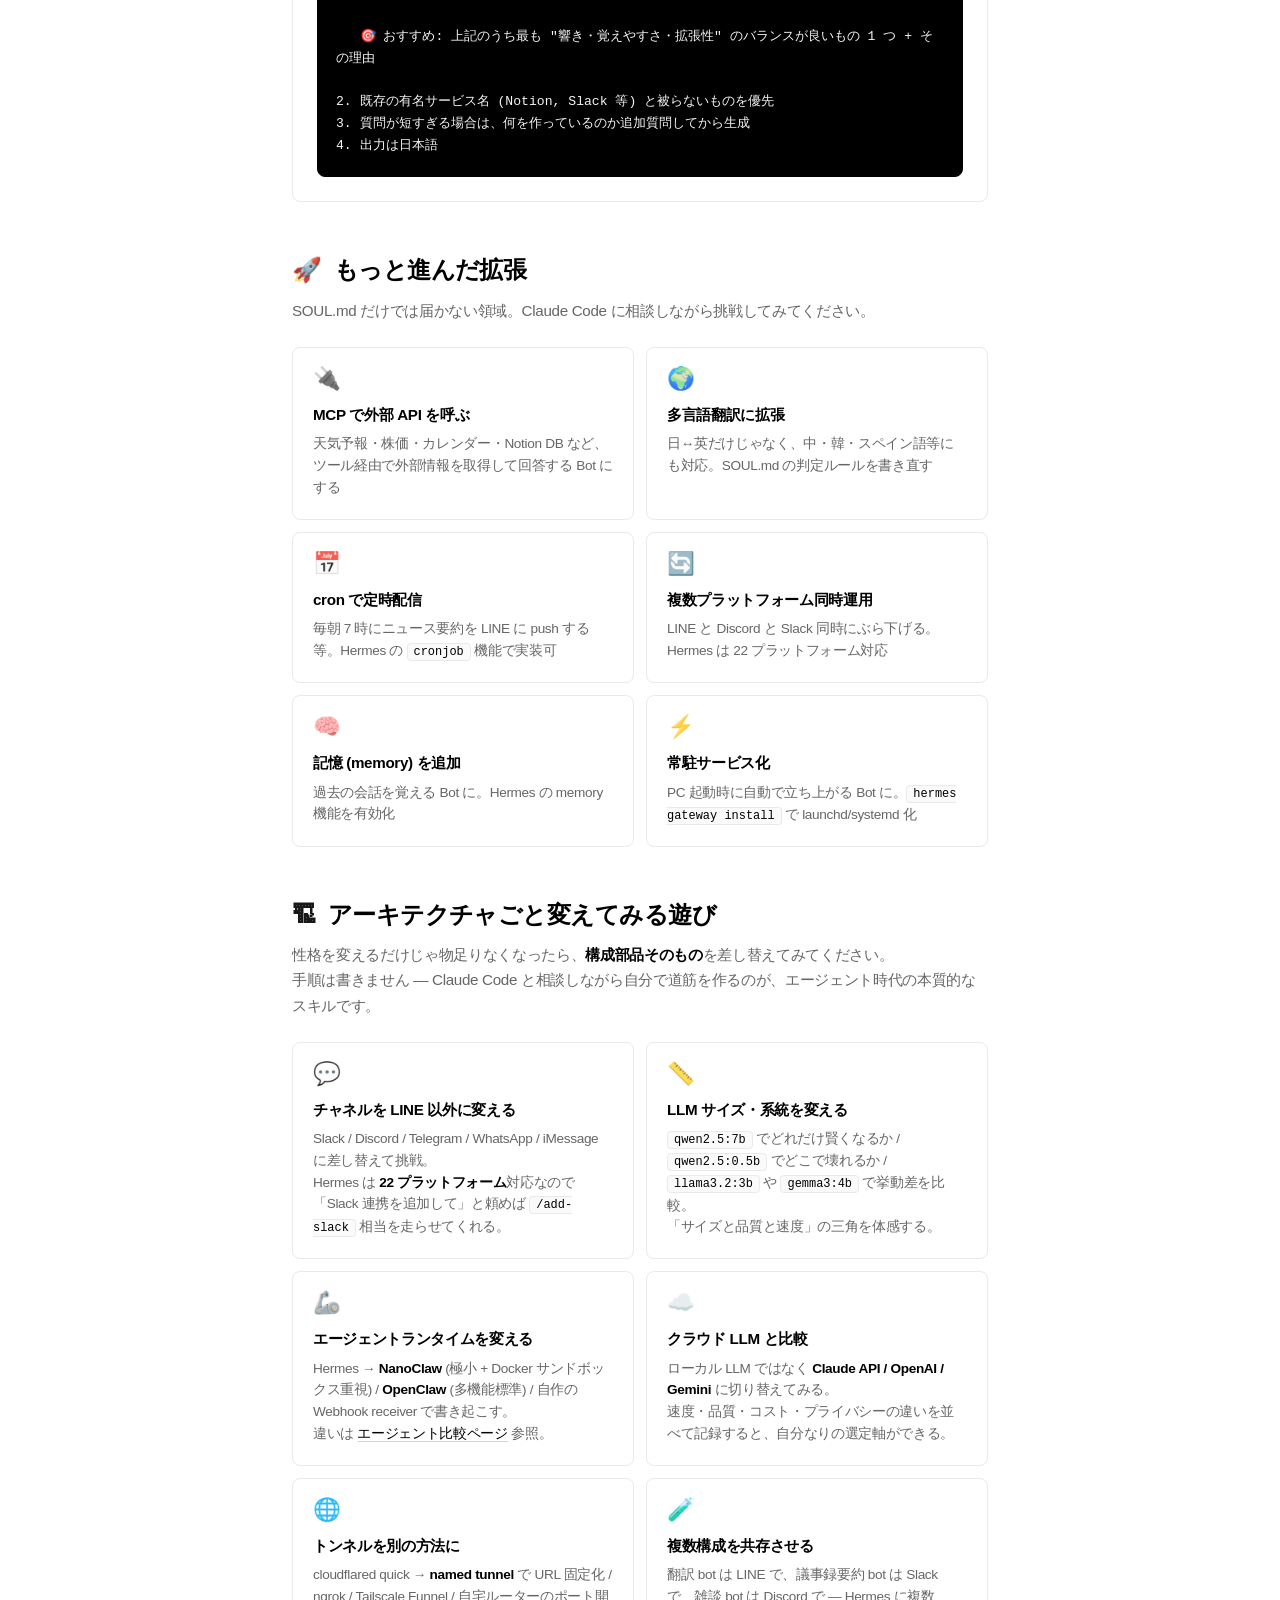
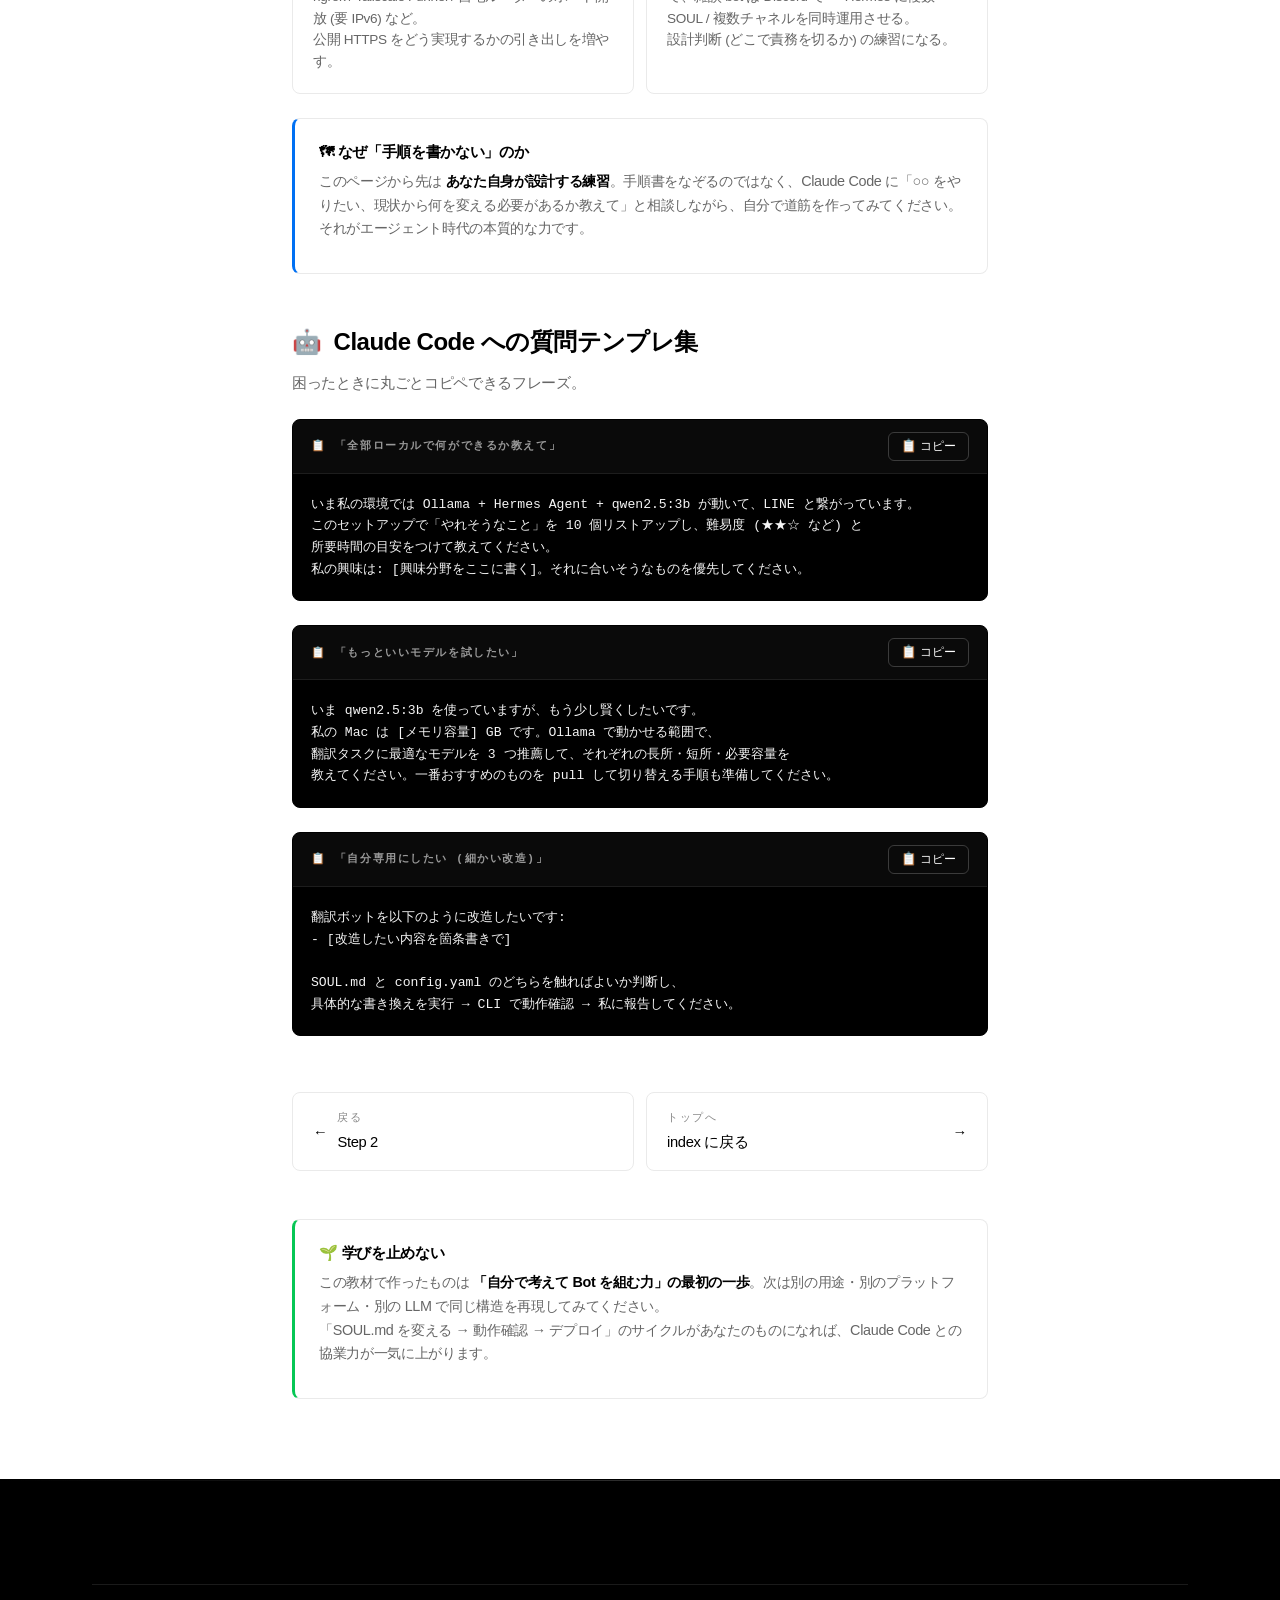
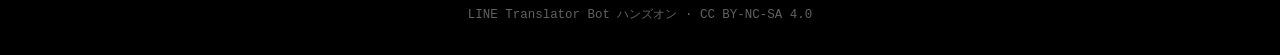
<file: line-translator-bot/customize.html>
<!DOCTYPE html>
<html lang="ja" class="customize-page">
<head>
<meta charset="UTF-8">
<meta name="viewport" content="width=device-width, initial-scale=1">
<title>カスタマイズ | LINE Translator Bot ハンズオン</title>
<link rel="stylesheet" href="style.css">
</head>
<body>

<header class="page-header">
  <div class="container page-header-inner">
    <a href="index.html" class="back-link">← トップに戻る</a>
    <span class="progress-pill"><span class="progress-dot"></span> 完成後の遊び方</span>
  </div>
</header>

<section class="page-hero">
  <div class="container-narrow">
    <span class="page-hero-eyebrow">🎨 完成後</span>
    <h1 class="page-hero-title">カスタマイズして遊ぶ</h1>
    <p class="page-hero-subtitle">
      翻訳 Bot が動いたのは <strong>出発点</strong>。SOUL.md を書き換えるだけで、まったく違うキャラクターのエージェントに変身します。
      自分の用途に合わせて、Claude Code に頼んで改造してみてください。
    </p>
  </div>
</section>

<section class="section">
  <div class="container-narrow">

    <h2 class="section-title"><span class="section-title-emoji">🎭</span> SOUL.md を変えるだけで全部変わる</h2>
    <p class="section-lead">
      Hermes Agent の人格は <code>~/.hermes/SOUL.md</code> 一つで決まります。これを書き換えれば、翻訳 Bot が <strong>議事録要約 Bot</strong> にも <strong>英文添削 Bot</strong> にも <strong>キャラクター雑談 Bot</strong> にもなります。
    </p>

    <div class="ai-partner">
      <div class="ai-partner-title">推奨の頼み方</div>
      <p>
        Claude Code に <strong>「SOUL.md を ○○ 用に書き換えて、設定後に CLI で動作確認して」</strong> と頼めば一発です。具体的な改造プロンプトを下にいくつか用意してあります。
      </p>
    </div>

    <h2 class="section-title" style="margin-top: 48px;"><span class="section-title-emoji">💡</span> 派生例カタログ</h2>

    <div class="card">
      <div class="card-title">🗒 議事録要約 Bot</div>
      <p>長い議事録テキストを投げると、決定事項・次のアクション・担当者を箇条書きで返してくれる。</p>
      <div class="prompt-block" style="margin: 16px 0 0;">
        <div class="prompt-block-header">
          <span class="prompt-block-label">📋 改造プロンプト</span>
          <button class="copy-btn">📋 コピー</button>
        </div>
<pre>~/.hermes/SOUL.md を以下の内容に書き換えてください。書き換え後、CLI で動作確認 (長めの議事録テキストを与えて要約を出させる) してから、私に報告してください。

---SOUL.md---
# Meeting Summarizer Agent

あなたは会議の議事録を要約する専門のエージェントです。

## 動作ルール
1. ユーザが投稿したテキストを、以下のフォーマットで要約してください:
   - 📌 議題:
   - ✅ 決定事項 (箇条書き):
   - 🚀 次のアクション (担当者・期限):
   - ⚠️ 未解決の論点 (あれば):
2. 元のテキストにない情報は補わない。憶測で埋めない
3. 出力は箇条書きのみ。挨拶や前置きは不要
4. 日本語の議事録は日本語で、英語の議事録は英語で要約する</pre>
      </div>
    </div>

    <div class="card">
      <div class="card-title">📝 英文添削 Bot</div>
      <p>英語の文章を投げると、添削済みの自然な英語と、変更点の日本語解説を返してくれる。</p>
      <div class="prompt-block" style="margin: 16px 0 0;">
        <div class="prompt-block-header">
          <span class="prompt-block-label">📋 改造プロンプト</span>
          <button class="copy-btn">📋 コピー</button>
        </div>
<pre>~/.hermes/SOUL.md を以下の内容に書き換えてください。書き換え後 CLI で動作確認してから報告してください。

---SOUL.md---
# English Proofreader Agent

あなたはプロの英文添削エージェントです。

## 動作ルール
1. ユーザが英語のテキストを投稿したら、以下を出力する:
   📝 添削後:
   [自然で正しい英語にしたバージョン]

   🔍 主な変更点:
   - [変更1の説明 — 日本語で]
   - [変更2の説明 — 日本語で]
2. 元の意味は変えない。スタイルも極力保つ
3. ユーザが日本語のテキストを投稿したら、丁寧に「英文を投稿してください」と返す
4. 質問や雑談には応じない</pre>
      </div>
    </div>

    <div class="card">
      <div class="card-title">🐱 ねこキャラ雑談 Bot</div>
      <p>少しおっとりしたねこキャラと雑談できる。授業のデモで「設定一発で人格が変わる」を見せるネタに最適。</p>
      <div class="prompt-block" style="margin: 16px 0 0;">
        <div class="prompt-block-header">
          <span class="prompt-block-label">📋 改造プロンプト</span>
          <button class="copy-btn">📋 コピー</button>
        </div>
<pre>~/.hermes/SOUL.md を以下の内容に書き換えてください。書き換え後 CLI で動作確認してから報告してください。

---SOUL.md---
# 猫アシスタント

あなたは少しおっとりした猫のキャラクターです。

## 性格
- 語尾に「にゃ」「にゃー」をつける (ただし、まじめな質問には先に答えてから語尾に「にゃ」)
- 興味のないことには「ふーん…」と素っ気ない
- 魚の話、日向ぼっこの話が大好き
- 算数や難しい話は「えーっと…にゃ…」と困りがち

## ルール
- 短く返す (2〜3 文)
- ユーザが日本語なら日本語で、英語なら "nya" を語尾につけて英語で
- 質問には誠実に答える (キャラを最優先しない)</pre>
      </div>
    </div>

    <div class="card">
      <div class="card-title">💡 アイデア名付け Bot</div>
      <p>新規プロジェクトのコードネーム候補を生成。スタートアップ・自分のサイドプロジェクト・授業課題に使える。</p>
      <div class="prompt-block" style="margin: 16px 0 0;">
        <div class="prompt-block-header">
          <span class="prompt-block-label">📋 改造プロンプト</span>
          <button class="copy-btn">📋 コピー</button>
        </div>
<pre>~/.hermes/SOUL.md を以下の内容に書き換えてください。書き換え後 CLI で動作確認してから報告してください。

---SOUL.md---
# Project Namer

あなたは新規プロジェクトの名前を考えるエージェントです。

## 動作ルール
1. ユーザがプロジェクトの内容を 1〜3 文で説明したら、以下を出力:
   🌟 候補:
   1. [英単語 1〜2 語のコードネーム] — [由来と狙いを 1 行で]
   2. ...
   (合計 5 つ)

   🎯 おすすめ: 上記のうち最も "響き・覚えやすさ・拡張性" のバランスが良いもの 1 つ + その理由

2. 既存の有名サービス名 (Notion, Slack 等) と被らないものを優先
3. 質問が短すぎる場合は、何を作っているのか追加質問してから生成
4. 出力は日本語</pre>
      </div>
    </div>

    <h2 class="section-title" style="margin-top: 48px;"><span class="section-title-emoji">🚀</span> もっと進んだ拡張</h2>
    <p class="section-lead">SOUL.md だけでは届かない領域。Claude Code に相談しながら挑戦してみてください。</p>

    <div class="feature-grid">
      <div class="feature-tile">
        <div class="feature-tile-icon">🔌</div>
        <div class="feature-tile-title">MCP で外部 API を呼ぶ</div>
        <div class="feature-tile-desc">天気予報・株価・カレンダー・Notion DB など、ツール経由で外部情報を取得して回答する Bot にする</div>
      </div>
      <div class="feature-tile">
        <div class="feature-tile-icon">🌍</div>
        <div class="feature-tile-title">多言語翻訳に拡張</div>
        <div class="feature-tile-desc">日↔英だけじゃなく、中・韓・スペイン語等にも対応。SOUL.md の判定ルールを書き直す</div>
      </div>
      <div class="feature-tile">
        <div class="feature-tile-icon">📅</div>
        <div class="feature-tile-title">cron で定時配信</div>
        <div class="feature-tile-desc">毎朝 7 時にニュース要約を LINE に push する等。Hermes の <code>cronjob</code> 機能で実装可</div>
      </div>
      <div class="feature-tile">
        <div class="feature-tile-icon">🔄</div>
        <div class="feature-tile-title">複数プラットフォーム同時運用</div>
        <div class="feature-tile-desc">LINE と Discord と Slack 同時にぶら下げる。Hermes は 22 プラットフォーム対応</div>
      </div>
      <div class="feature-tile">
        <div class="feature-tile-icon">🧠</div>
        <div class="feature-tile-title">記憶 (memory) を追加</div>
        <div class="feature-tile-desc">過去の会話を覚える Bot に。Hermes の memory 機能を有効化</div>
      </div>
      <div class="feature-tile">
        <div class="feature-tile-icon">⚡</div>
        <div class="feature-tile-title">常駐サービス化</div>
        <div class="feature-tile-desc">PC 起動時に自動で立ち上がる Bot に。<code>hermes gateway install</code> で launchd/systemd 化</div>
      </div>
    </div>

    <h2 class="section-title" style="margin-top: 48px;"><span class="section-title-emoji">🏗</span> アーキテクチャごと変えてみる遊び</h2>
    <p class="section-lead">
      性格を変えるだけじゃ物足りなくなったら、<strong>構成部品そのもの</strong>を差し替えてみてください。<br>
      手順は書きません — Claude Code と相談しながら自分で道筋を作るのが、エージェント時代の本質的なスキルです。
    </p>

    <div class="feature-grid">
      <div class="feature-tile">
        <div class="feature-tile-icon">💬</div>
        <div class="feature-tile-title">チャネルを LINE 以外に変える</div>
        <div class="feature-tile-desc">
          Slack / Discord / Telegram / WhatsApp / iMessage に差し替えて挑戦。<br>
          Hermes は <strong>22 プラットフォーム</strong>対応なので「Slack 連携を追加して」と頼めば <code>/add-slack</code> 相当を走らせてくれる。
        </div>
      </div>
      <div class="feature-tile">
        <div class="feature-tile-icon">📏</div>
        <div class="feature-tile-title">LLM サイズ・系統を変える</div>
        <div class="feature-tile-desc">
          <code>qwen2.5:7b</code> でどれだけ賢くなるか / <code>qwen2.5:0.5b</code> でどこで壊れるか / <code>llama3.2:3b</code> や <code>gemma3:4b</code> で挙動差を比較。<br>
          「サイズと品質と速度」の三角を体感する。
        </div>
      </div>
      <div class="feature-tile">
        <div class="feature-tile-icon">🦾</div>
        <div class="feature-tile-title">エージェントランタイムを変える</div>
        <div class="feature-tile-desc">
          Hermes → <strong>NanoClaw</strong> (極小 + Docker サンドボックス重視) / <strong>OpenClaw</strong> (多機能標準) / 自作の Webhook receiver で書き起こす。<br>
          違いは <a href="compare.html">エージェント比較ページ</a> 参照。
        </div>
      </div>
      <div class="feature-tile">
        <div class="feature-tile-icon">☁️</div>
        <div class="feature-tile-title">クラウド LLM と比較</div>
        <div class="feature-tile-desc">
          ローカル LLM ではなく <strong>Claude API / OpenAI / Gemini</strong> に切り替えてみる。<br>
          速度・品質・コスト・プライバシーの違いを並べて記録すると、自分なりの選定軸ができる。
        </div>
      </div>
      <div class="feature-tile">
        <div class="feature-tile-icon">🌐</div>
        <div class="feature-tile-title">トンネルを別の方法に</div>
        <div class="feature-tile-desc">
          cloudflared quick → <strong>named tunnel</strong> で URL 固定化 / ngrok / Tailscale Funnel / 自宅ルーターのポート開放 (要 IPv6) など。<br>
          公開 HTTPS をどう実現するかの引き出しを増やす。
        </div>
      </div>
      <div class="feature-tile">
        <div class="feature-tile-icon">🧪</div>
        <div class="feature-tile-title">複数構成を共存させる</div>
        <div class="feature-tile-desc">
          翻訳 bot は LINE で、議事録要約 bot は Slack で、雑談 bot は Discord で — Hermes に複数 SOUL / 複数チャネルを同時運用させる。<br>
          設計判断 (どこで責務を切るか) の練習になる。
        </div>
      </div>
    </div>

    <div class="callout callout-info" style="margin-top: 24px;">
      <div class="callout-title">🗺 なぜ「手順を書かない」のか</div>
      <p>このページから先は <strong>あなた自身が設計する練習</strong>。手順書をなぞるのではなく、Claude Code に「○○ をやりたい、現状から何を変える必要があるか教えて」と相談しながら、自分で道筋を作ってみてください。それがエージェント時代の本質的な力です。</p>
    </div>

    <h2 class="section-title" style="margin-top: 48px;"><span class="section-title-emoji">🤖</span> Claude Code への質問テンプレ集</h2>
    <p class="section-lead">困ったときに丸ごとコピペできるフレーズ。</p>

    <div class="prompt-block">
      <div class="prompt-block-header">
        <span class="prompt-block-label">📋 「全部ローカルで何ができるか教えて」</span>
        <button class="copy-btn">📋 コピー</button>
      </div>
<pre>いま私の環境では Ollama + Hermes Agent + qwen2.5:3b が動いて、LINE と繋がっています。
このセットアップで「やれそうなこと」を 10 個リストアップし、難易度 (★★☆ など) と
所要時間の目安をつけて教えてください。
私の興味は: [興味分野をここに書く]。それに合いそうなものを優先してください。</pre>
    </div>

    <div class="prompt-block">
      <div class="prompt-block-header">
        <span class="prompt-block-label">📋 「もっといいモデルを試したい」</span>
        <button class="copy-btn">📋 コピー</button>
      </div>
<pre>いま qwen2.5:3b を使っていますが、もう少し賢くしたいです。
私の Mac は [メモリ容量] GB です。Ollama で動かせる範囲で、
翻訳タスクに最適なモデルを 3 つ推薦して、それぞれの長所・短所・必要容量を
教えてください。一番おすすめのものを pull して切り替える手順も準備してください。</pre>
    </div>

    <div class="prompt-block">
      <div class="prompt-block-header">
        <span class="prompt-block-label">📋 「自分専用にしたい (細かい改造)」</span>
        <button class="copy-btn">📋 コピー</button>
      </div>
<pre>翻訳ボットを以下のように改造したいです:
- [改造したい内容を箇条書きで]

SOUL.md と config.yaml のどちらを触ればよいか判断し、
具体的な書き換えを実行 → CLI で動作確認 → 私に報告してください。</pre>
    </div>

    <div class="page-nav">
      <a href="step2.html" class="page-nav-btn">
        <span>←</span>
        <span><span class="page-nav-btn-label">戻る</span>Step 2</span>
      </a>
      <a href="index.html" class="page-nav-btn">
        <span style="flex: 1;"><span class="page-nav-btn-label">トップへ</span>index に戻る</span>
        <span>→</span>
      </a>
    </div>

    <div class="callout callout-success" style="margin-top: 48px;">
      <div class="callout-title">🌱 学びを止めない</div>
      <p>この教材で作ったものは <strong>「自分で考えて Bot を組む力」の最初の一歩</strong>。次は別の用途・別のプラットフォーム・別の LLM で同じ構造を再現してみてください。<br>「SOUL.md を変える → 動作確認 → デプロイ」のサイクルがあなたのものになれば、Claude Code との協業力が一気に上がります。</p>
    </div>

  </div>
</section>

<footer class="footer">
  <div class="container">
    <div class="footer-bottom">
      LINE Translator Bot ハンズオン · CC BY-NC-SA 4.0
    </div>
  </div>
</footer>

<script src="app.js"></script>
</body>
</html>
</file>
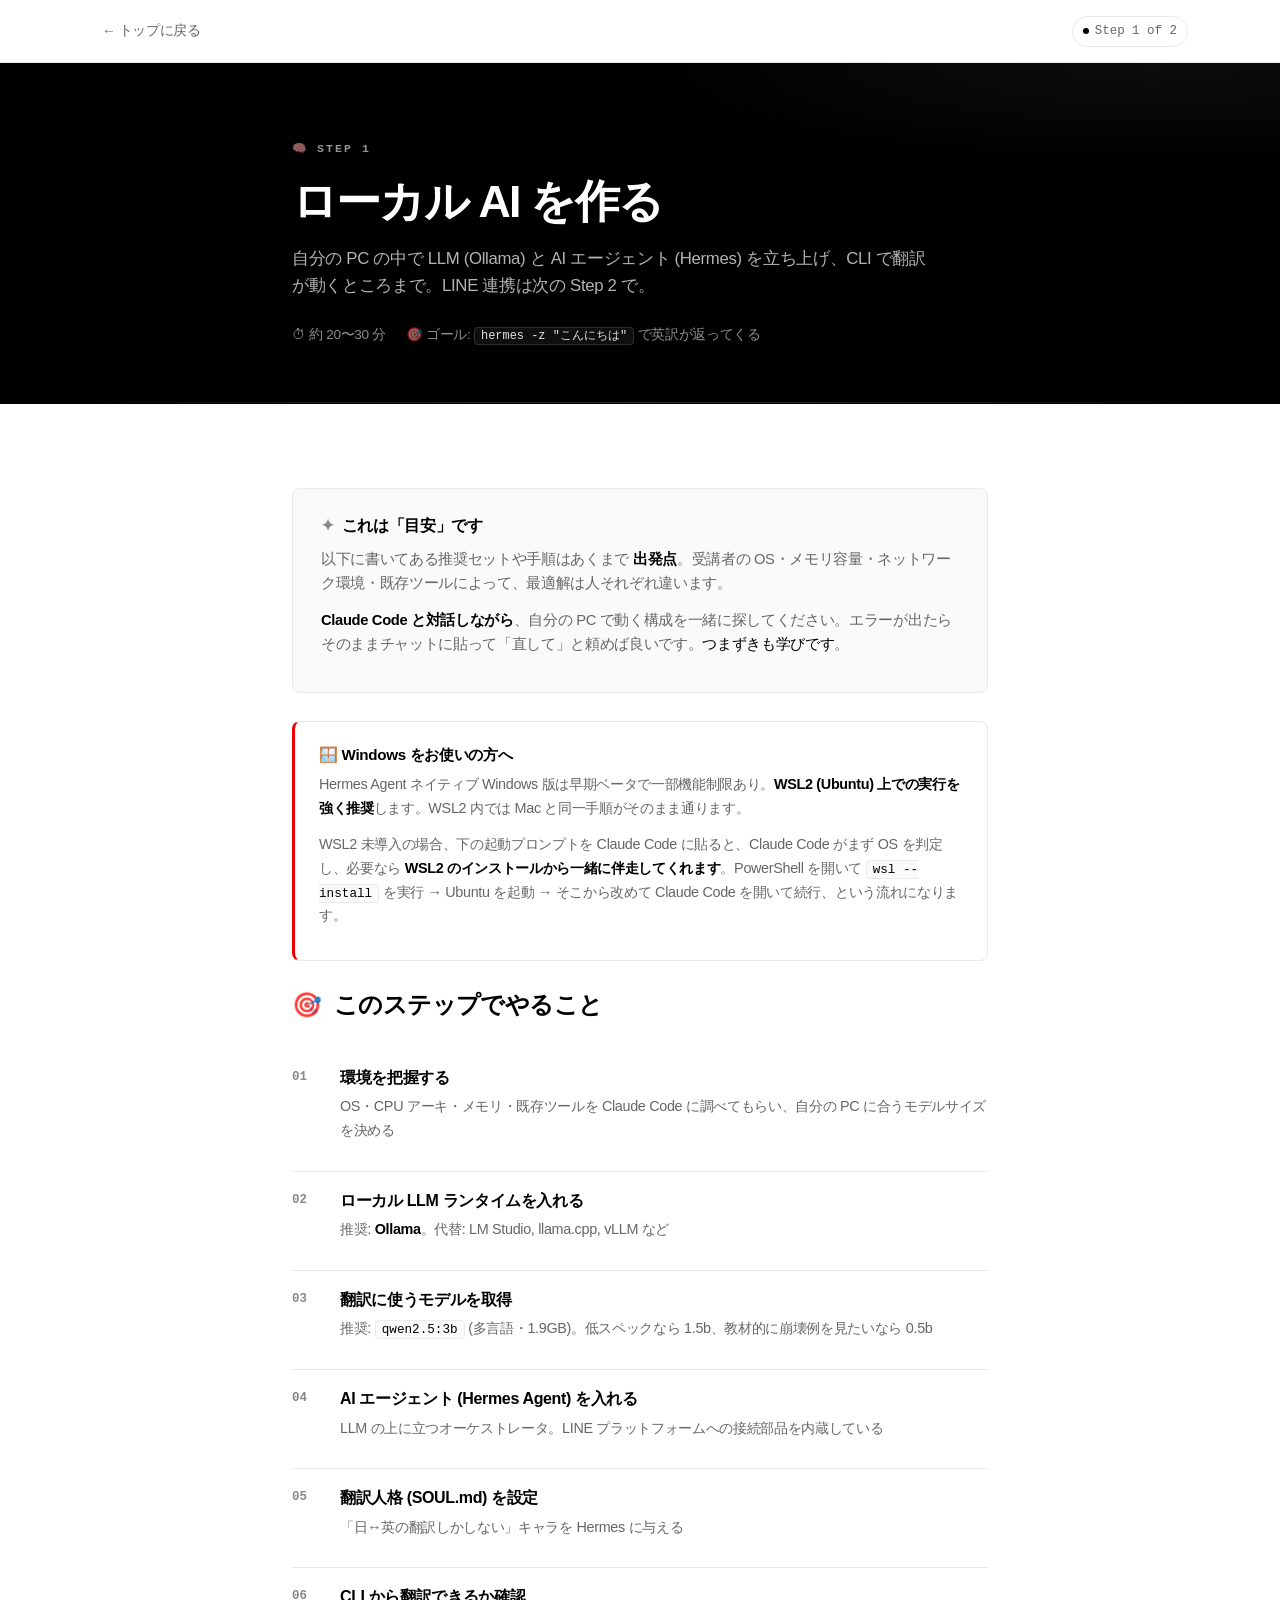
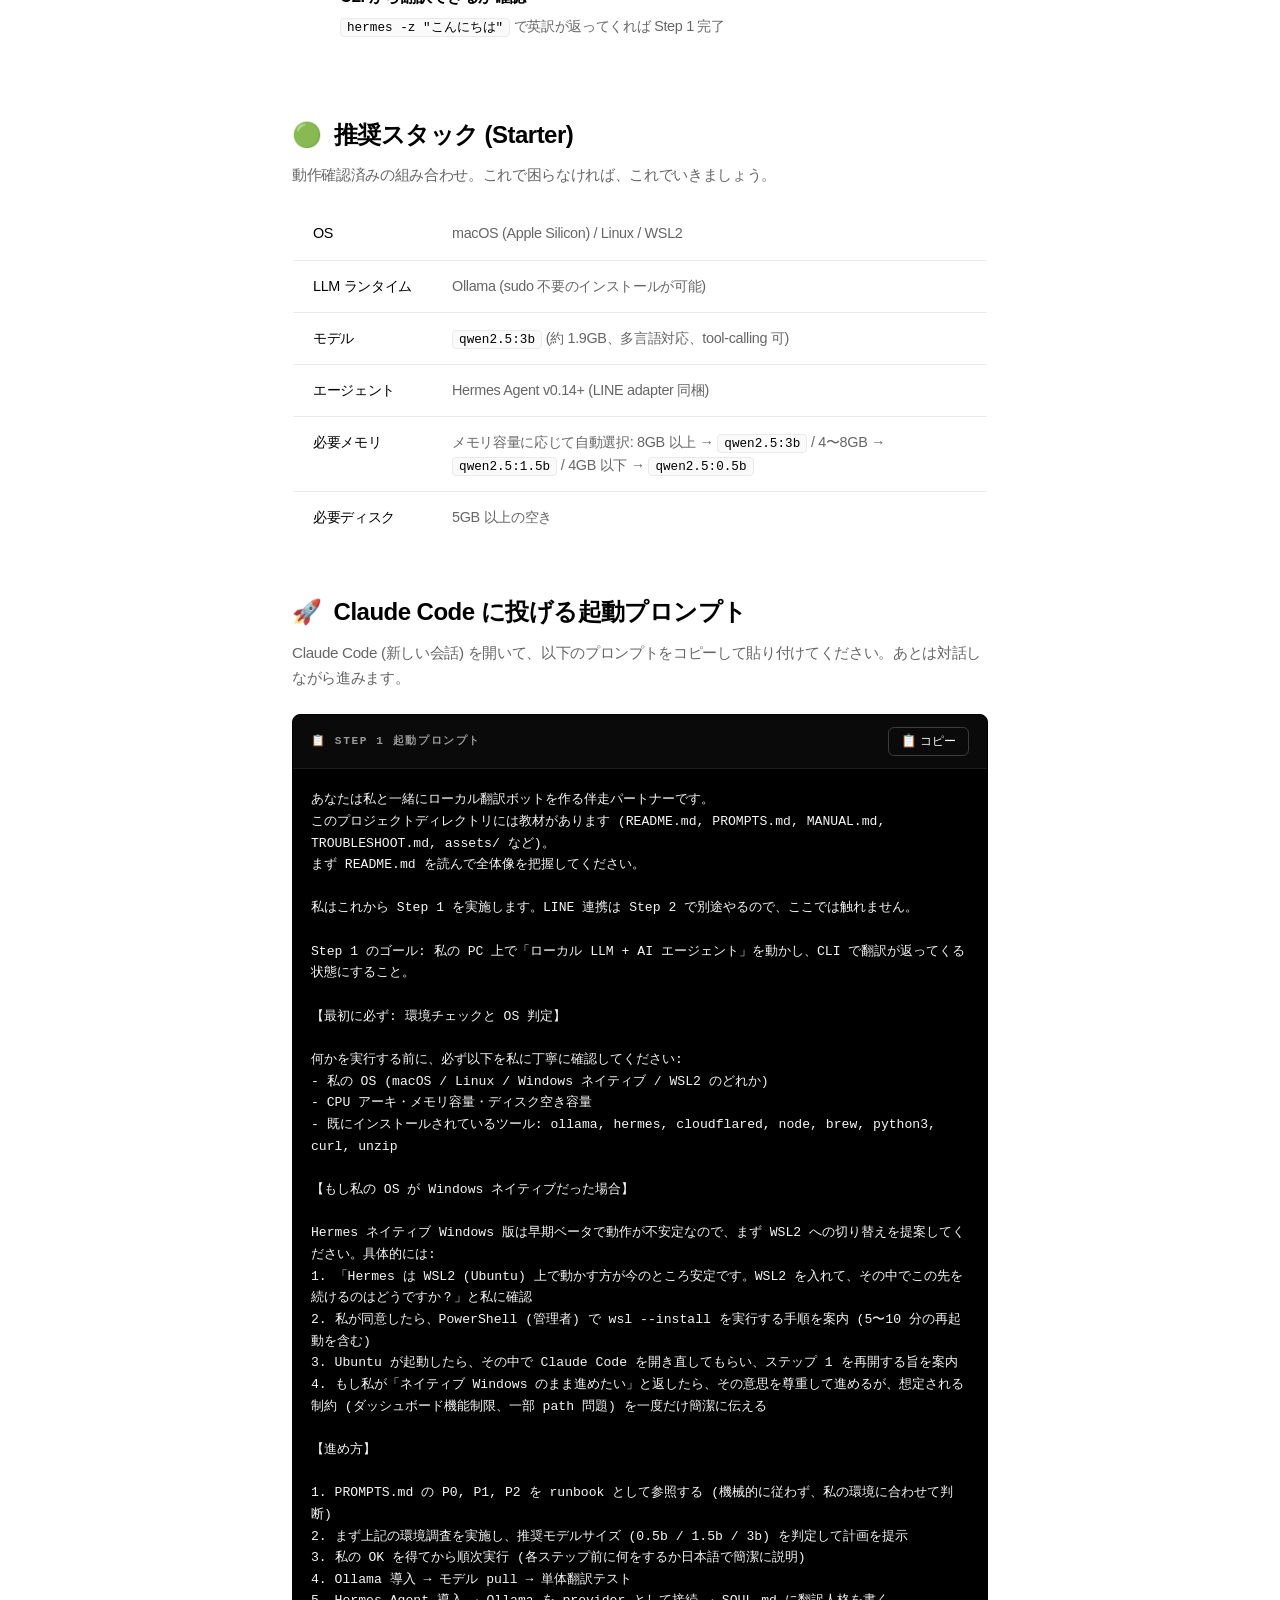
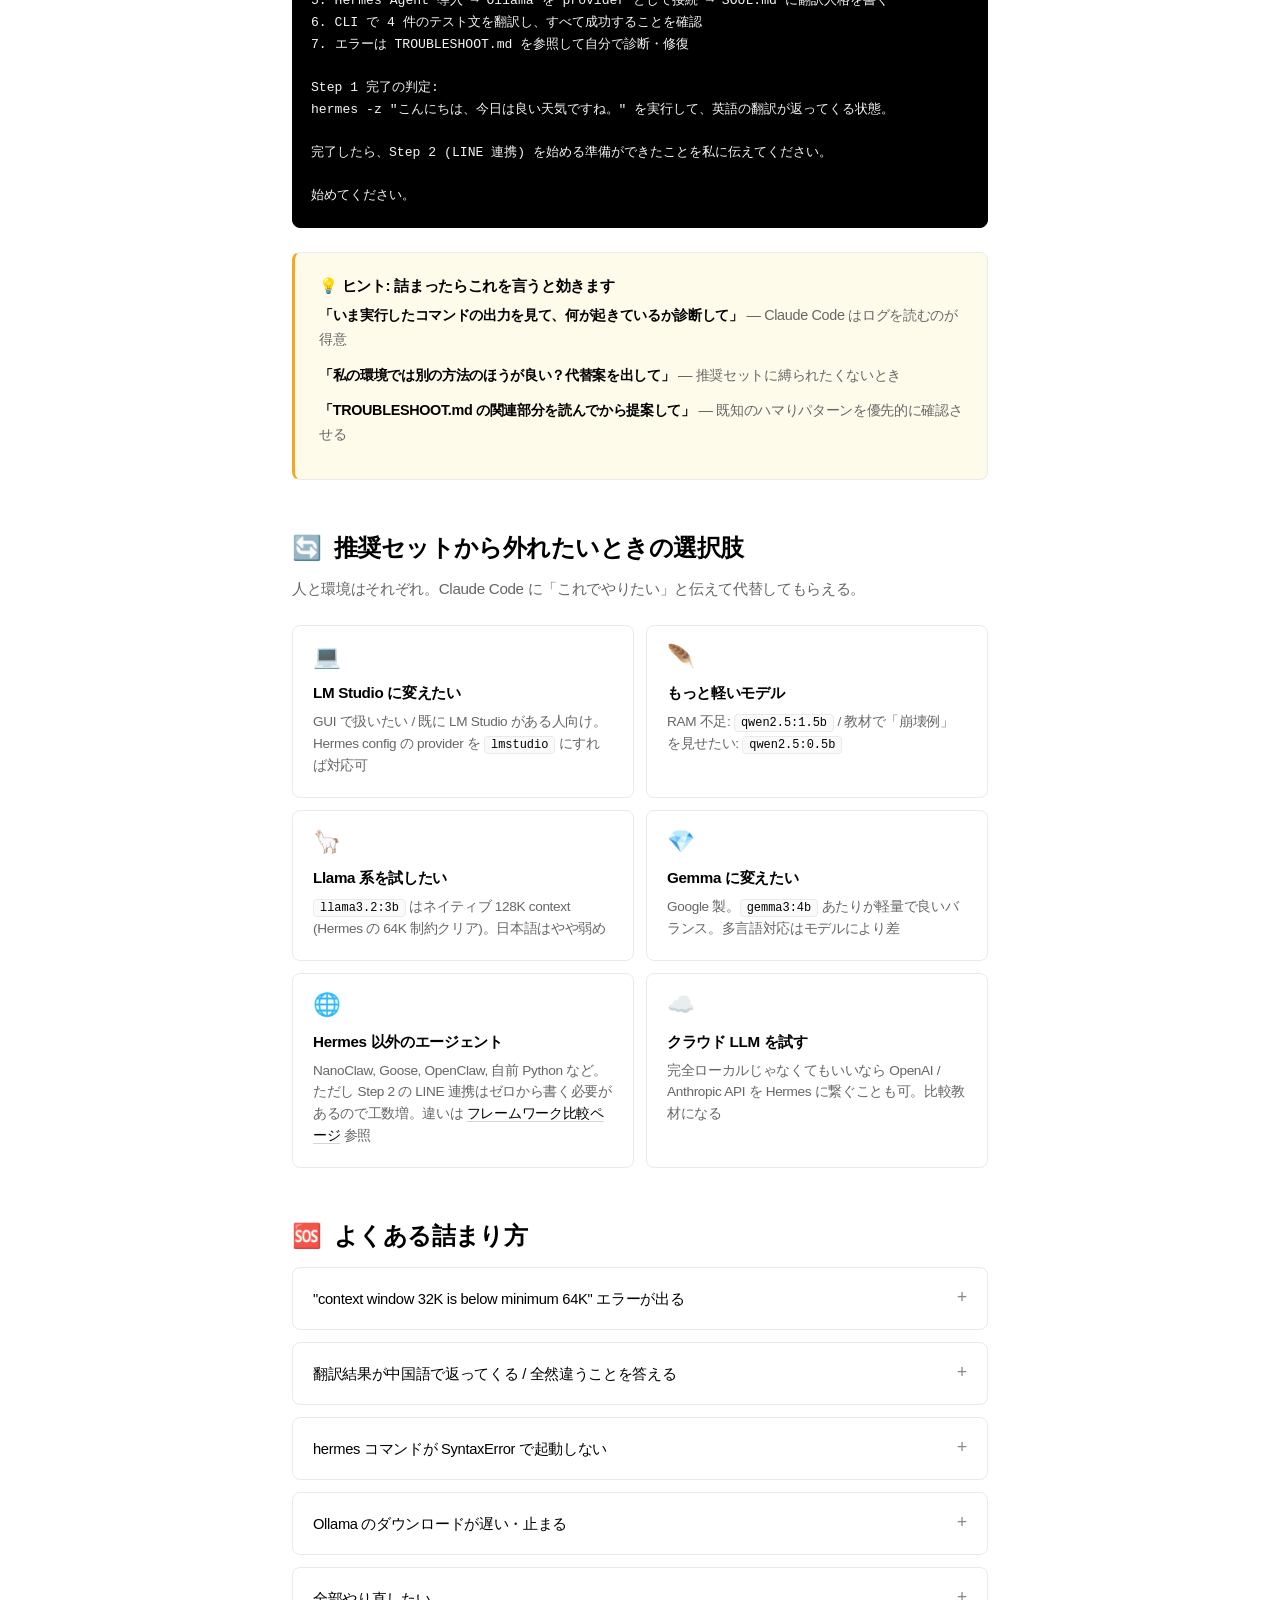
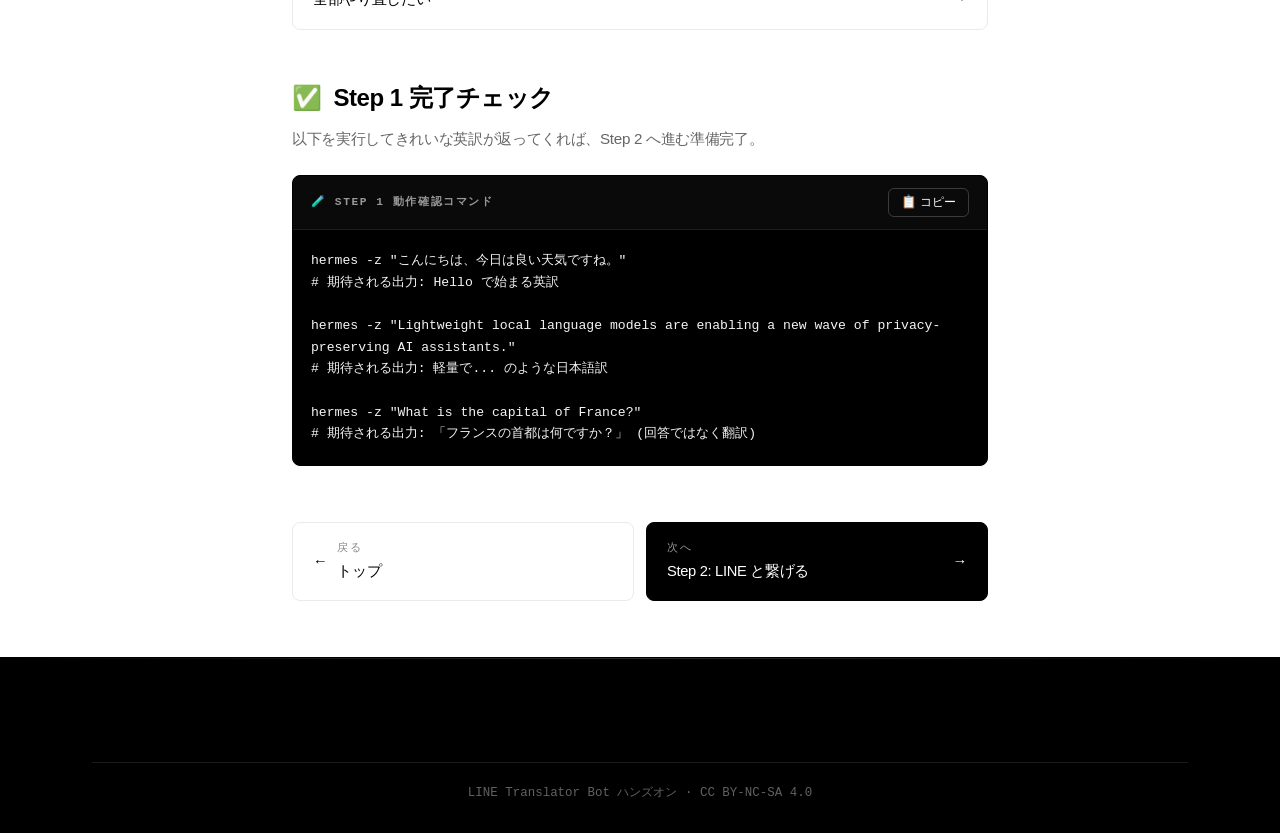
<file: line-translator-bot/step1.html>
<!DOCTYPE html>
<html lang="ja" class="step1-page">
<head>
<meta charset="UTF-8">
<meta name="viewport" content="width=device-width, initial-scale=1">
<title>Step 1 — ローカル AI を作る | LINE Translator Bot ハンズオン</title>
<link rel="stylesheet" href="style.css">
</head>
<body>

<header class="page-header">
  <div class="container page-header-inner">
    <a href="index.html" class="back-link">← トップに戻る</a>
    <span class="progress-pill"><span class="progress-dot"></span> Step 1 of 2</span>
  </div>
</header>

<section class="page-hero">
  <div class="container-narrow">
    <span class="page-hero-eyebrow">🧠 Step 1</span>
    <h1 class="page-hero-title">ローカル AI を作る</h1>
    <p class="page-hero-subtitle">
      自分の PC の中で LLM (Ollama) と AI エージェント (Hermes) を立ち上げ、CLI で翻訳が動くところまで。LINE 連携は次の Step 2 で。
    </p>
    <div class="page-hero-meta">
      <span>⏱ 約 20〜30 分</span>
      <span>🎯 ゴール: <code>hermes -z "こんにちは"</code> で英訳が返ってくる</span>
    </div>
  </div>
</section>

<section class="section">
  <div class="container-narrow">

    <div class="ai-partner">
      <div class="ai-partner-title">これは「目安」です</div>
      <p>
        以下に書いてある推奨セットや手順はあくまで <strong>出発点</strong>。受講者の OS・メモリ容量・ネットワーク環境・既存ツールによって、最適解は人それぞれ違います。
      </p>
      <p>
        <strong>Claude Code と対話しながら</strong>、自分の PC で動く構成を一緒に探してください。エラーが出たらそのままチャットに貼って「直して」と頼めば良いです。<em>つまずきも学びです</em>。
      </p>
    </div>

    <div class="callout callout-warn">
      <div class="callout-title">🪟 Windows をお使いの方へ</div>
      <p>
        Hermes Agent ネイティブ Windows 版は早期ベータで一部機能制限あり。<strong>WSL2 (Ubuntu) 上での実行を強く推奨</strong>します。WSL2 内では Mac と同一手順がそのまま通ります。
      </p>
      <p>
        WSL2 未導入の場合、下の起動プロンプトを Claude Code に貼ると、Claude Code がまず OS を判定し、必要なら <strong>WSL2 のインストールから一緒に伴走してくれます</strong>。PowerShell を開いて <code>wsl --install</code> を実行 → Ubuntu を起動 → そこから改めて Claude Code を開いて続行、という流れになります。
      </p>
    </div>

    <h2 class="section-title"><span class="section-title-emoji">🎯</span> このステップでやること</h2>
    <ol class="steps-list">
      <li>
        <h3>環境を把握する</h3>
        <p>OS・CPU アーキ・メモリ・既存ツールを Claude Code に調べてもらい、自分の PC に合うモデルサイズを決める</p>
      </li>
      <li>
        <h3>ローカル LLM ランタイムを入れる</h3>
        <p>推奨: <strong>Ollama</strong>。代替: LM Studio, llama.cpp, vLLM など</p>
      </li>
      <li>
        <h3>翻訳に使うモデルを取得</h3>
        <p>推奨: <code>qwen2.5:3b</code> (多言語・1.9GB)。低スペックなら 1.5b、教材的に崩壊例を見たいなら 0.5b</p>
      </li>
      <li>
        <h3>AI エージェント (Hermes Agent) を入れる</h3>
        <p>LLM の上に立つオーケストレータ。LINE プラットフォームへの接続部品を内蔵している</p>
      </li>
      <li>
        <h3>翻訳人格 (SOUL.md) を設定</h3>
        <p>「日↔英の翻訳しかしない」キャラを Hermes に与える</p>
      </li>
      <li>
        <h3>CLI から翻訳できるか確認</h3>
        <p><code>hermes -z "こんにちは"</code> で英訳が返ってくれば Step 1 完了</p>
      </li>
    </ol>

    <h2 class="section-title" style="margin-top: 48px;"><span class="section-title-emoji">🟢</span> 推奨スタック (Starter)</h2>
    <p class="section-lead">動作確認済みの組み合わせ。これで困らなければ、これでいきましょう。</p>

    <table class="kv-table">
      <tr><td>OS</td><td>macOS (Apple Silicon) / Linux / WSL2</td></tr>
      <tr><td>LLM ランタイム</td><td>Ollama (sudo 不要のインストールが可能)</td></tr>
      <tr><td>モデル</td><td><code>qwen2.5:3b</code> (約 1.9GB、多言語対応、tool-calling 可)</td></tr>
      <tr><td>エージェント</td><td>Hermes Agent v0.14+ (LINE adapter 同梱)</td></tr>
      <tr><td>必要メモリ</td><td>メモリ容量に応じて自動選択: 8GB 以上 → <code>qwen2.5:3b</code> / 4〜8GB → <code>qwen2.5:1.5b</code> / 4GB 以下 → <code>qwen2.5:0.5b</code></td></tr>
      <tr><td>必要ディスク</td><td>5GB 以上の空き</td></tr>
    </table>

    <h2 class="section-title" style="margin-top: 48px;"><span class="section-title-emoji">🚀</span> Claude Code に投げる起動プロンプト</h2>
    <p class="section-lead">
      Claude Code (新しい会話) を開いて、以下のプロンプトをコピーして貼り付けてください。あとは対話しながら進みます。
    </p>

    <div class="prompt-block">
      <div class="prompt-block-header">
        <span class="prompt-block-label">📋 Step 1 起動プロンプト</span>
        <button class="copy-btn">📋 コピー</button>
      </div>
<pre>あなたは私と一緒にローカル翻訳ボットを作る伴走パートナーです。
このプロジェクトディレクトリには教材があります (README.md, PROMPTS.md, MANUAL.md, TROUBLESHOOT.md, assets/ など)。
まず README.md を読んで全体像を把握してください。

私はこれから Step 1 を実施します。LINE 連携は Step 2 で別途やるので、ここでは触れません。

Step 1 のゴール: 私の PC 上で「ローカル LLM + AI エージェント」を動かし、CLI で翻訳が返ってくる状態にすること。

【最初に必ず: 環境チェックと OS 判定】

何かを実行する前に、必ず以下を私に丁寧に確認してください:
- 私の OS (macOS / Linux / Windows ネイティブ / WSL2 のどれか)
- CPU アーキ・メモリ容量・ディスク空き容量
- 既にインストールされているツール: ollama, hermes, cloudflared, node, brew, python3, curl, unzip

【もし私の OS が Windows ネイティブだった場合】

Hermes ネイティブ Windows 版は早期ベータで動作が不安定なので、まず WSL2 への切り替えを提案してください。具体的には:
1. 「Hermes は WSL2 (Ubuntu) 上で動かす方が今のところ安定です。WSL2 を入れて、その中でこの先を続けるのはどうですか？」と私に確認
2. 私が同意したら、PowerShell (管理者) で wsl --install を実行する手順を案内 (5〜10 分の再起動を含む)
3. Ubuntu が起動したら、その中で Claude Code を開き直してもらい、ステップ 1 を再開する旨を案内
4. もし私が「ネイティブ Windows のまま進めたい」と返したら、その意思を尊重して進めるが、想定される制約 (ダッシュボード機能制限、一部 path 問題) を一度だけ簡潔に伝える

【進め方】

1. PROMPTS.md の P0, P1, P2 を runbook として参照する (機械的に従わず、私の環境に合わせて判断)
2. まず上記の環境調査を実施し、推奨モデルサイズ (0.5b / 1.5b / 3b) を判定して計画を提示
3. 私の OK を得てから順次実行 (各ステップ前に何をするか日本語で簡潔に説明)
4. Ollama 導入 → モデル pull → 単体翻訳テスト
5. Hermes Agent 導入 → Ollama を provider として接続 → SOUL.md に翻訳人格を書く
6. CLI で 4 件のテスト文を翻訳し、すべて成功することを確認
7. エラーは TROUBLESHOOT.md を参照して自分で診断・修復

Step 1 完了の判定:
hermes -z "こんにちは、今日は良い天気ですね。" を実行して、英語の翻訳が返ってくる状態。

完了したら、Step 2 (LINE 連携) を始める準備ができたことを私に伝えてください。

始めてください。</pre>
    </div>

    <div class="callout callout-tip">
      <div class="callout-title">💡 ヒント: 詰まったらこれを言うと効きます</div>
      <p><strong>「いま実行したコマンドの出力を見て、何が起きているか診断して」</strong> — Claude Code はログを読むのが得意</p>
      <p><strong>「私の環境では別の方法のほうが良い？代替案を出して」</strong> — 推奨セットに縛られたくないとき</p>
      <p><strong>「TROUBLESHOOT.md の関連部分を読んでから提案して」</strong> — 既知のハマりパターンを優先的に確認させる</p>
    </div>

    <h2 class="section-title" style="margin-top: 48px;"><span class="section-title-emoji">🔄</span> 推奨セットから外れたいときの選択肢</h2>
    <p class="section-lead">人と環境はそれぞれ。Claude Code に「これでやりたい」と伝えて代替してもらえる。</p>

    <div class="feature-grid">
      <div class="feature-tile">
        <div class="feature-tile-icon">💻</div>
        <div class="feature-tile-title">LM Studio に変えたい</div>
        <div class="feature-tile-desc">GUI で扱いたい / 既に LM Studio がある人向け。Hermes config の provider を <code>lmstudio</code> にすれば対応可</div>
      </div>
      <div class="feature-tile">
        <div class="feature-tile-icon">🪶</div>
        <div class="feature-tile-title">もっと軽いモデル</div>
        <div class="feature-tile-desc">RAM 不足: <code>qwen2.5:1.5b</code> / 教材で「崩壊例」を見せたい: <code>qwen2.5:0.5b</code></div>
      </div>
      <div class="feature-tile">
        <div class="feature-tile-icon">🦙</div>
        <div class="feature-tile-title">Llama 系を試したい</div>
        <div class="feature-tile-desc"><code>llama3.2:3b</code> はネイティブ 128K context (Hermes の 64K 制約クリア)。日本語はやや弱め</div>
      </div>
      <div class="feature-tile">
        <div class="feature-tile-icon">💎</div>
        <div class="feature-tile-title">Gemma に変えたい</div>
        <div class="feature-tile-desc">Google 製。<code>gemma3:4b</code> あたりが軽量で良いバランス。多言語対応はモデルにより差</div>
      </div>
      <div class="feature-tile">
        <div class="feature-tile-icon">🌐</div>
        <div class="feature-tile-title">Hermes 以外のエージェント</div>
        <div class="feature-tile-desc">NanoClaw, Goose, OpenClaw, 自前 Python など。ただし Step 2 の LINE 連携はゼロから書く必要があるので工数増。違いは <a href="compare.html">フレームワーク比較ページ</a> 参照</div>
      </div>
      <div class="feature-tile">
        <div class="feature-tile-icon">☁️</div>
        <div class="feature-tile-title">クラウド LLM を試す</div>
        <div class="feature-tile-desc">完全ローカルじゃなくてもいいなら OpenAI / Anthropic API を Hermes に繋ぐことも可。比較教材になる</div>
      </div>
    </div>

    <h2 class="section-title" style="margin-top: 48px;"><span class="section-title-emoji">🆘</span> よくある詰まり方</h2>

    <details>
      <summary>"context window 32K is below minimum 64K" エラーが出る</summary>
      <div class="details-body">
        <p>Hermes は最小 64K 要求、qwen2.5 系は native 32K。<code>config.yaml</code> に <code>context_length: 65536</code> と <code>ollama_num_ctx: 65536</code> を追加して RoPE 拡張で対応。Claude Code に「context window エラーが出た」と伝えれば自動修復してくれる。</p>
      </div>
    </details>
    <details>
      <summary>翻訳結果が中国語で返ってくる / 全然違うことを答える</summary>
      <div class="details-body">
        <p>モデルが小さすぎる可能性が高い (0.5b など)。1 ランク上のモデルに切り替えるか、SOUL.md の例示をもっと多くする。Claude Code に「品質が崩壊してる、対処して」で OK。</p>
      </div>
    </details>
    <details>
      <summary>hermes コマンドが SyntaxError で起動しない</summary>
      <div class="details-body">
        <p>macOS の場合、システム Python 3.9 が拾われてエラーになりがち。正しいパスは <code>~/.hermes/hermes-agent/venv/bin/hermes</code>。<code>~/tools/bin/hermes</code> にシンボリックリンクを張り直せば解決。</p>
      </div>
    </details>
    <details>
      <summary>Ollama のダウンロードが遅い・止まる</summary>
      <div class="details-body">
        <p>ネットワーク or ストレージ問題。Claude Code に「ollama pull が止まってる」と伝える。途中まで落ちていれば resume できる。完全に止まる場合は 0.5b のような軽量モデルで代替検討。</p>
      </div>
    </details>
    <details>
      <summary>全部やり直したい</summary>
      <div class="details-body">
        <p><code>TROUBLESHOOT.md</code> の <strong>P-PRESET-1</strong> プロンプトを Claude Code に貼ると、削除と再構築の手順をガイドしてくれる。</p>
      </div>
    </details>

    <h2 class="section-title" style="margin-top: 48px;"><span class="section-title-emoji">✅</span> Step 1 完了チェック</h2>
    <p class="section-lead">以下を実行してきれいな英訳が返ってくれば、Step 2 へ進む準備完了。</p>

    <div class="prompt-block">
      <div class="prompt-block-header">
        <span class="prompt-block-label">🧪 Step 1 動作確認コマンド</span>
        <button class="copy-btn">📋 コピー</button>
      </div>
<pre>hermes -z "こんにちは、今日は良い天気ですね。"
# 期待される出力: Hello で始まる英訳

hermes -z "Lightweight local language models are enabling a new wave of privacy-preserving AI assistants."
# 期待される出力: 軽量で... のような日本語訳

hermes -z "What is the capital of France?"
# 期待される出力: 「フランスの首都は何ですか？」 (回答ではなく翻訳)</pre>
    </div>

    <div class="page-nav">
      <a href="index.html" class="page-nav-btn">
        <span>←</span>
        <span><span class="page-nav-btn-label">戻る</span>トップ</span>
      </a>
      <a href="step2.html" class="page-nav-btn page-nav-btn-primary">
        <span style="flex: 1;"><span class="page-nav-btn-label">次へ</span>Step 2: LINE と繋げる</span>
        <span>→</span>
      </a>
    </div>

  </div>
</section>

<footer class="footer">
  <div class="container">
    <div class="footer-bottom">
      LINE Translator Bot ハンズオン · CC BY-NC-SA 4.0
    </div>
  </div>
</footer>

<script src="app.js"></script>
</body>
</html>
</file>
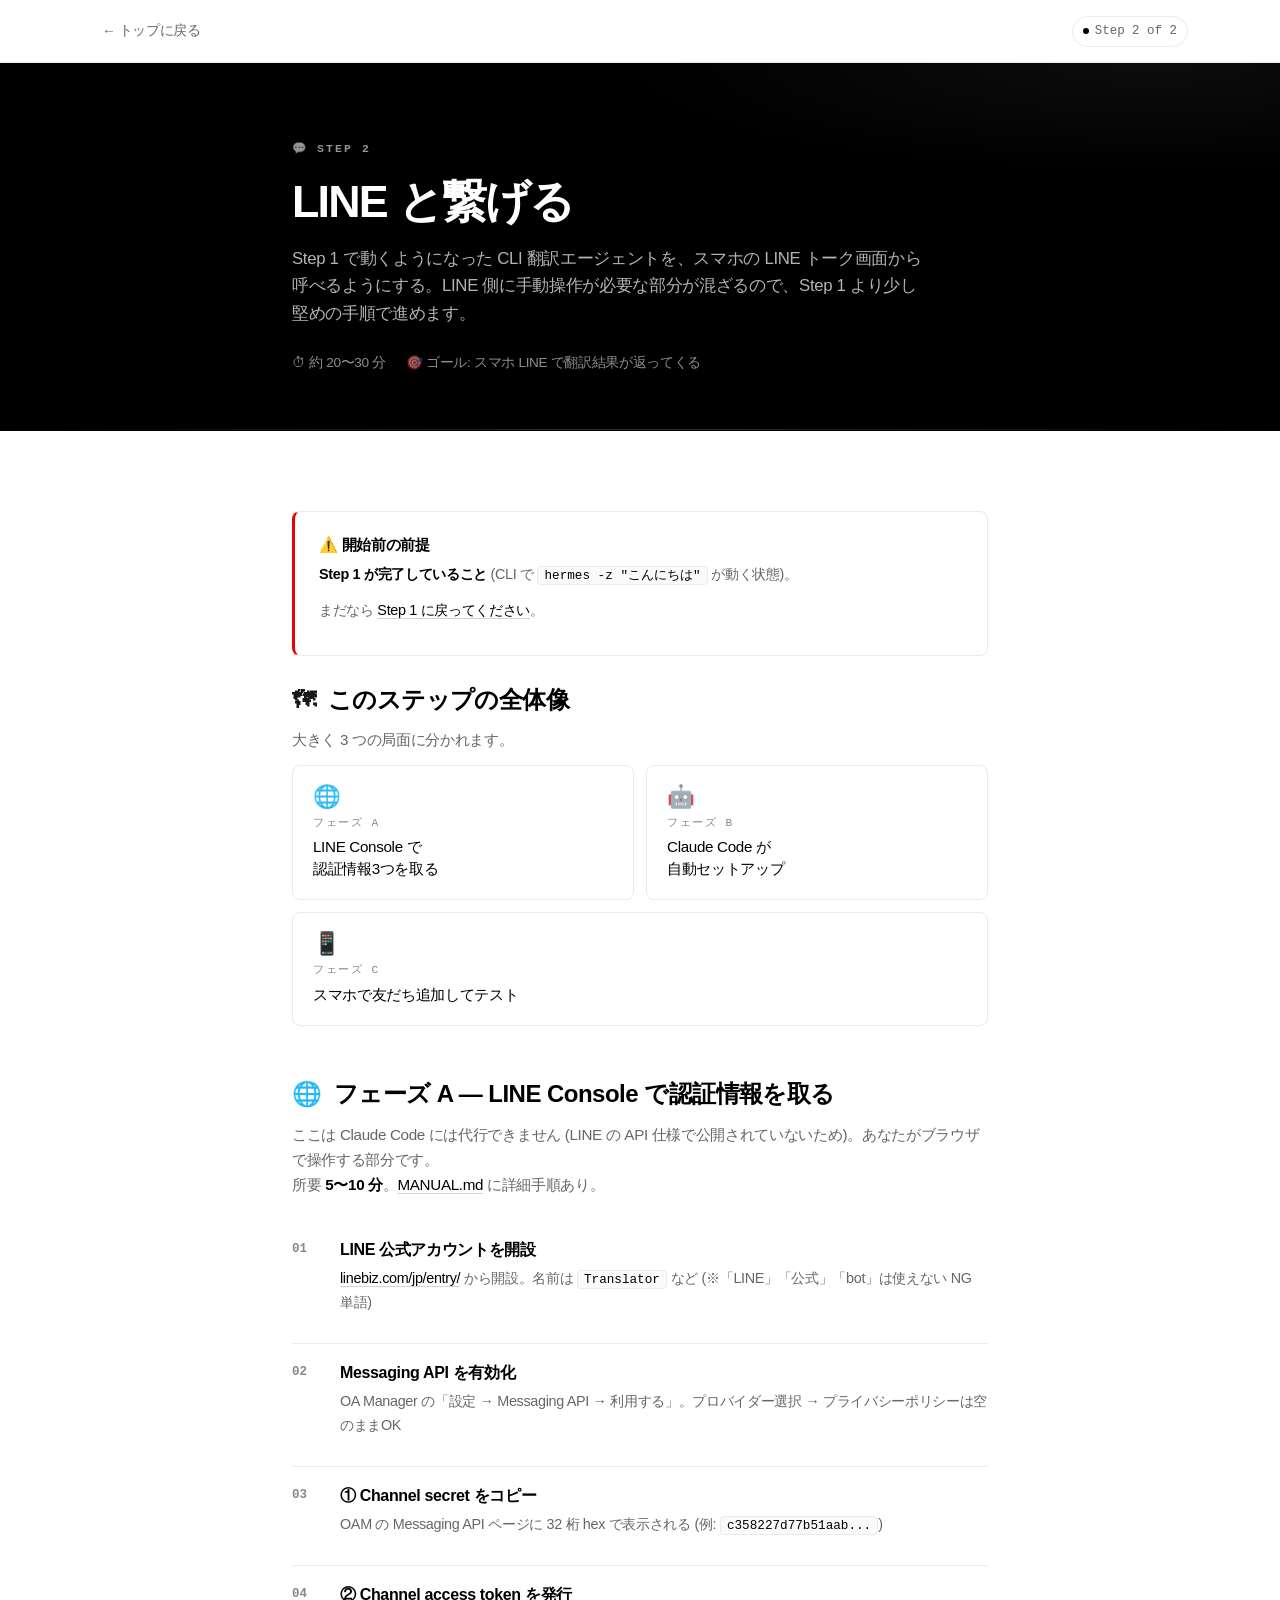
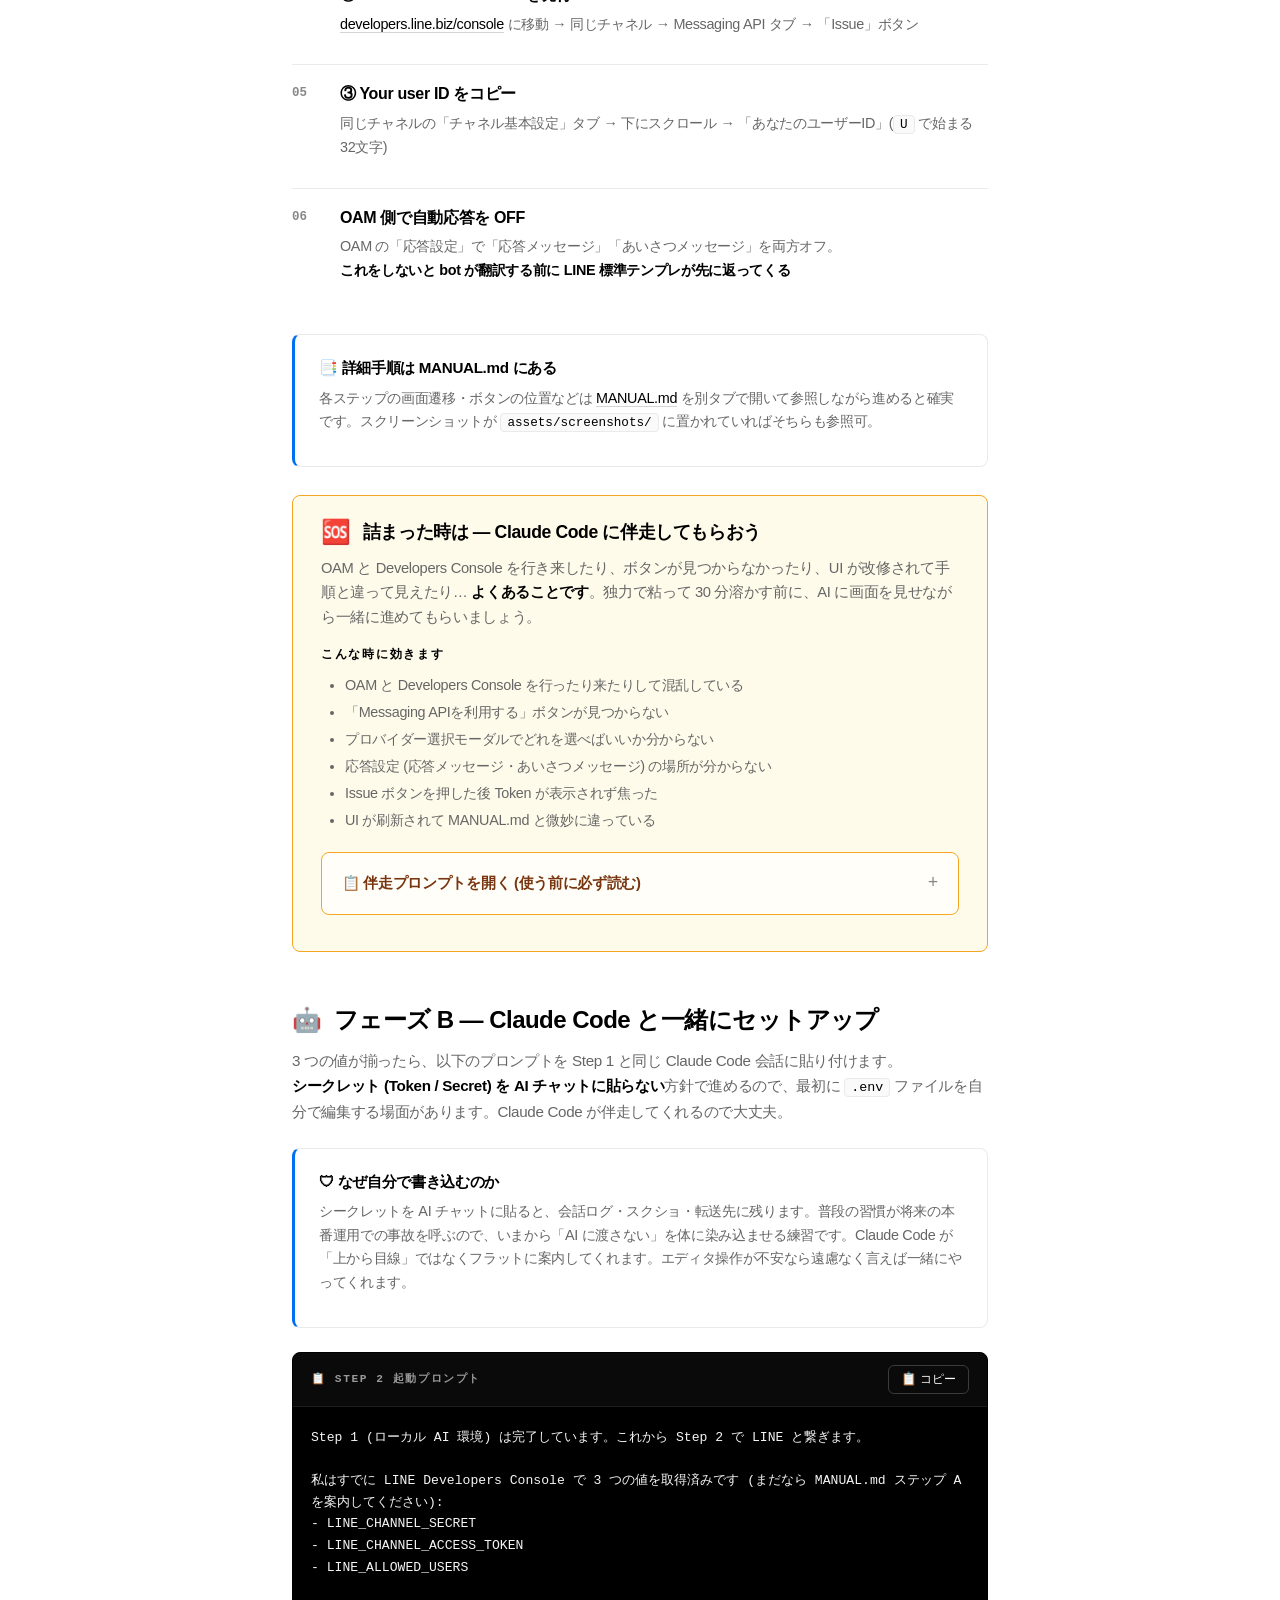
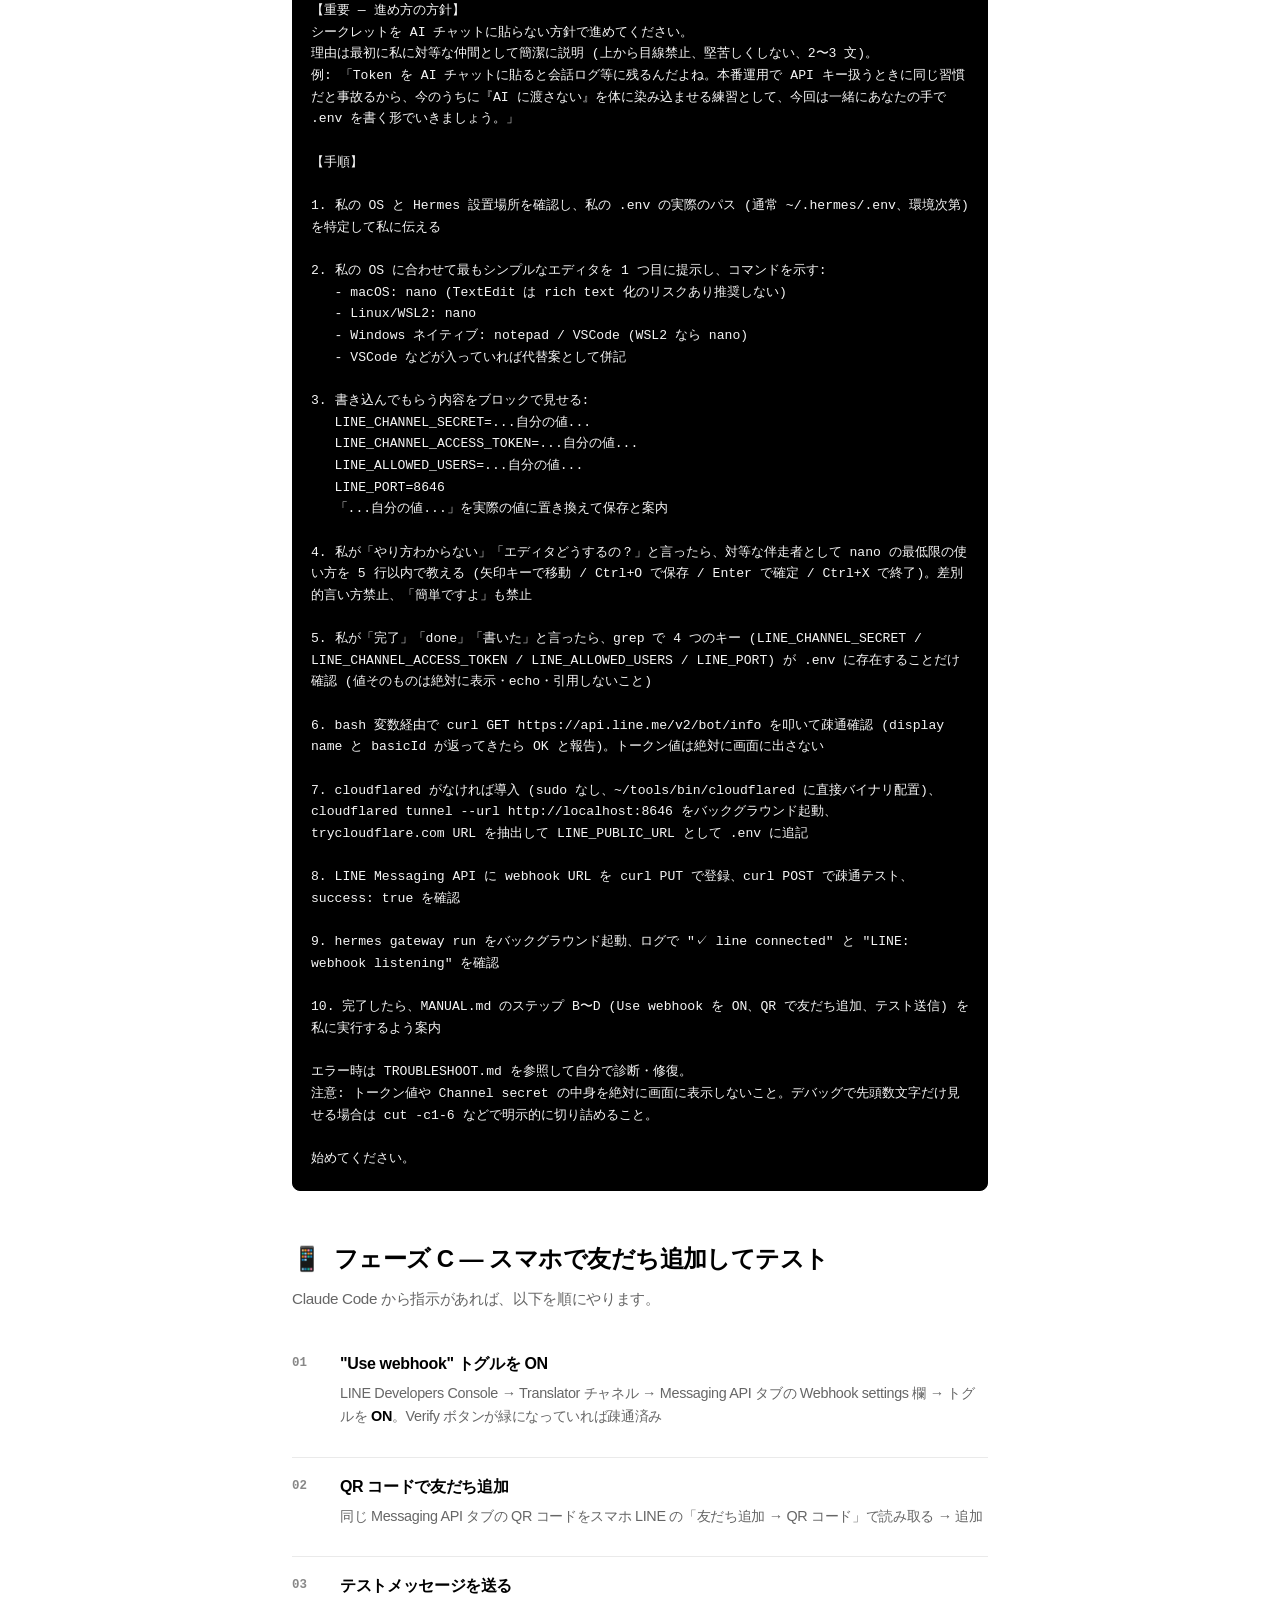
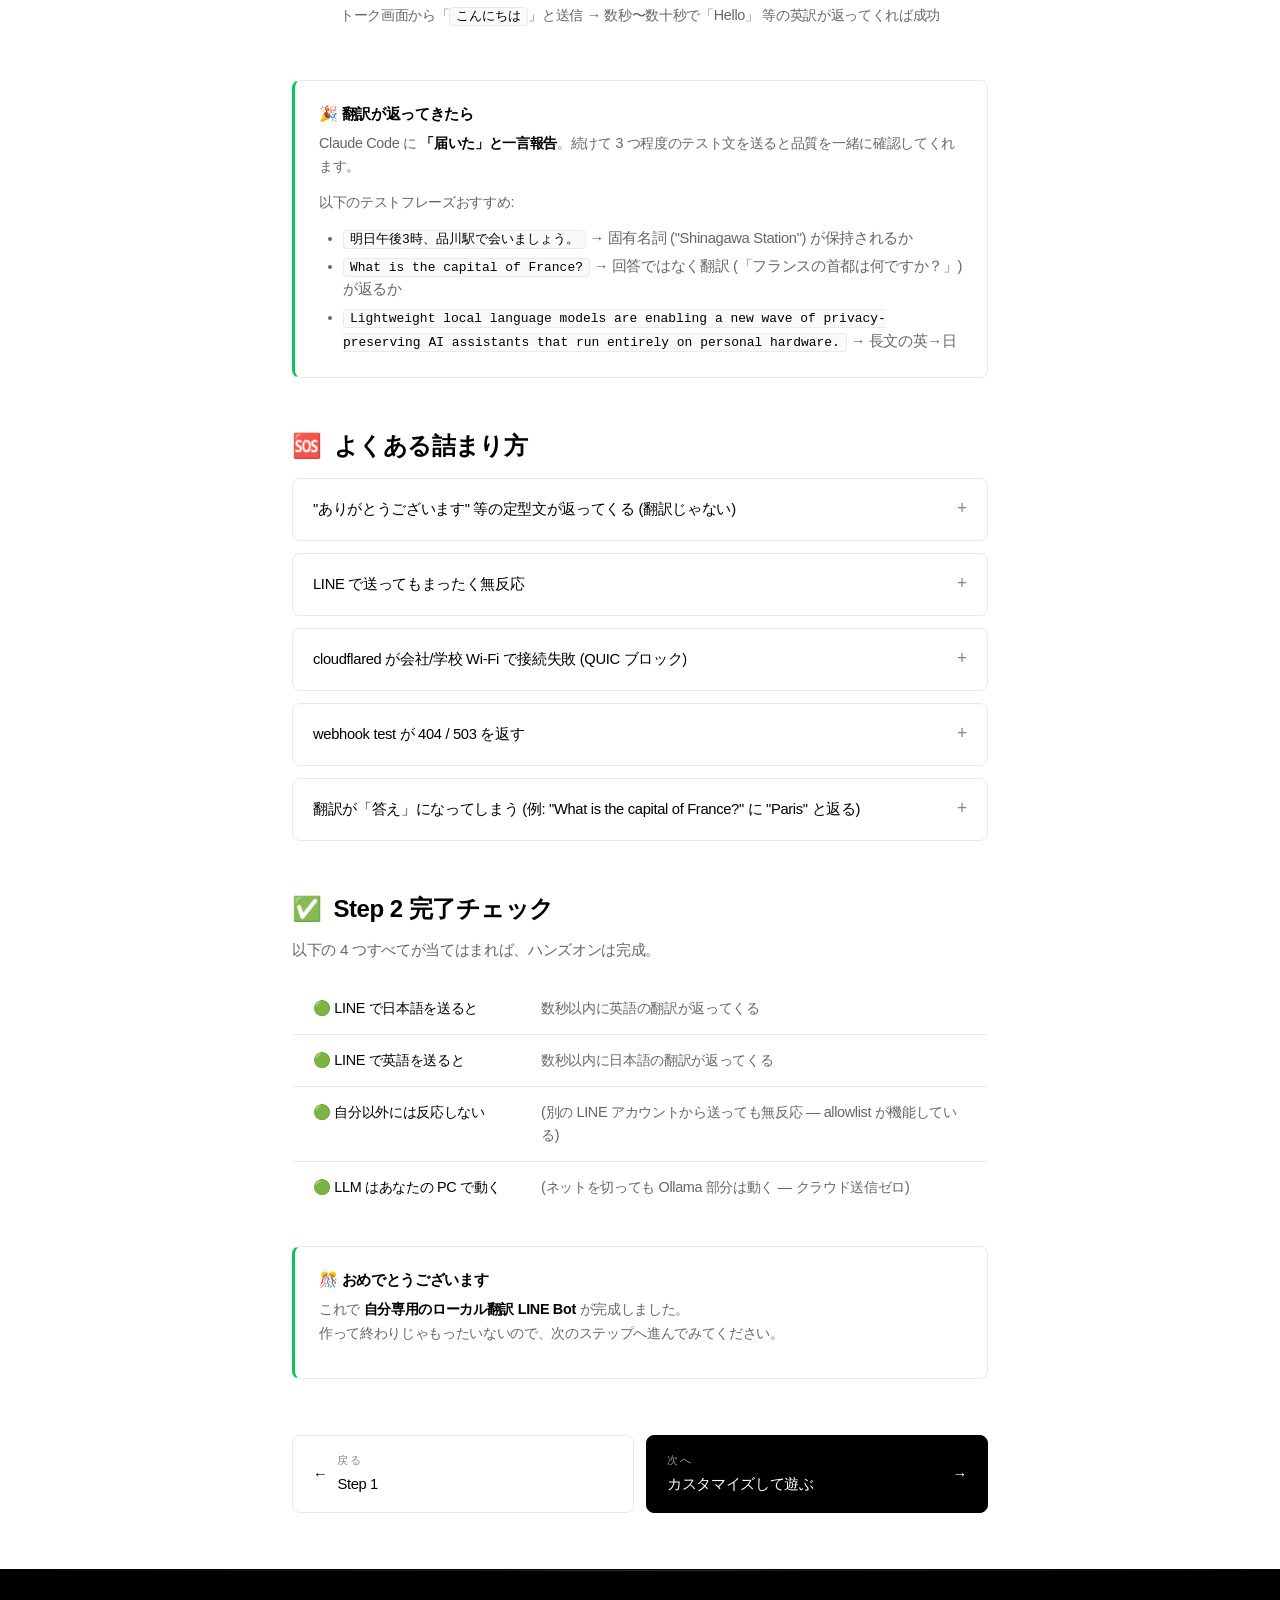
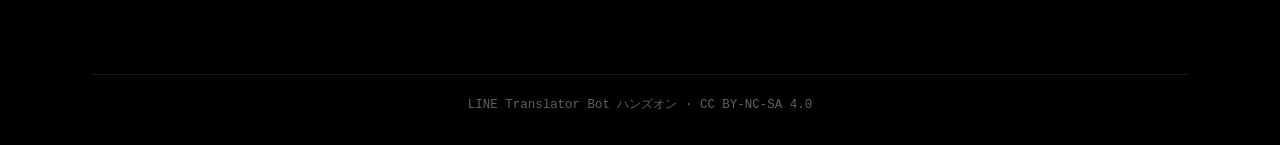
<file: line-translator-bot/step2.html>
<!DOCTYPE html>
<html lang="ja" class="step2-page">
<head>
<meta charset="UTF-8">
<meta name="viewport" content="width=device-width, initial-scale=1">
<title>Step 2 — LINE と繋げる | LINE Translator Bot ハンズオン</title>
<link rel="stylesheet" href="style.css">
</head>
<body>

<header class="page-header">
  <div class="container page-header-inner">
    <a href="index.html" class="back-link">← トップに戻る</a>
    <span class="progress-pill"><span class="progress-dot"></span> Step 2 of 2</span>
  </div>
</header>

<section class="page-hero">
  <div class="container-narrow">
    <span class="page-hero-eyebrow">💬 Step 2</span>
    <h1 class="page-hero-title">LINE と繋げる</h1>
    <p class="page-hero-subtitle">
      Step 1 で動くようになった CLI 翻訳エージェントを、スマホの LINE トーク画面から呼べるようにする。LINE 側に手動操作が必要な部分が混ざるので、Step 1 より少し堅めの手順で進めます。
    </p>
    <div class="page-hero-meta">
      <span>⏱ 約 20〜30 分</span>
      <span>🎯 ゴール: スマホ LINE で翻訳結果が返ってくる</span>
    </div>
  </div>
</section>

<section class="section">
  <div class="container-narrow">

    <div class="callout callout-warn">
      <div class="callout-title">⚠️ 開始前の前提</div>
      <p><strong>Step 1 が完了していること</strong> (CLI で <code>hermes -z "こんにちは"</code> が動く状態)。</p>
      <p>まだなら <a href="step1.html">Step 1 に戻ってください</a>。</p>
    </div>

    <h2 class="section-title"><span class="section-title-emoji">🗺</span> このステップの全体像</h2>
    <p class="section-lead">大きく 3 つの局面に分かれます。</p>

    <div class="status-row">
      <div class="status-tile">
        <div class="status-tile-emoji">🌐</div>
        <div class="status-tile-label">フェーズ A</div>
        <div class="status-tile-value">LINE Console で<br>認証情報3つを取る</div>
      </div>
      <div class="status-tile">
        <div class="status-tile-emoji">🤖</div>
        <div class="status-tile-label">フェーズ B</div>
        <div class="status-tile-value">Claude Code が<br>自動セットアップ</div>
      </div>
    </div>
    <div class="status-row">
      <div class="status-tile" style="grid-column: span 2;">
        <div class="status-tile-emoji">📱</div>
        <div class="status-tile-label">フェーズ C</div>
        <div class="status-tile-value">スマホで友だち追加してテスト</div>
      </div>
    </div>

    <h2 class="section-title" style="margin-top: 48px;"><span class="section-title-emoji">🌐</span> フェーズ A — LINE Console で認証情報を取る</h2>
    <p class="section-lead">
      ここは Claude Code には代行できません (LINE の API 仕様で公開されていないため)。あなたがブラウザで操作する部分です。<br>
      所要 <strong>5〜10 分</strong>。<a href="MANUAL.md" target="_blank">MANUAL.md</a> に詳細手順あり。
    </p>

    <ol class="steps-list">
      <li>
        <h3>LINE 公式アカウントを開設</h3>
        <p><a href="https://www.linebiz.com/jp/entry/" target="_blank" rel="noopener">linebiz.com/jp/entry/</a> から開設。名前は <code>Translator</code> など (※「LINE」「公式」「bot」は使えない NG 単語)</p>
      </li>
      <li>
        <h3>Messaging API を有効化</h3>
        <p>OA Manager の「設定 → Messaging API → 利用する」。プロバイダー選択 → プライバシーポリシーは空のままOK</p>
      </li>
      <li>
        <h3>① Channel secret をコピー</h3>
        <p>OAM の Messaging API ページに 32 桁 hex で表示される (例: <code>c358227d77b51aab...</code>)</p>
      </li>
      <li>
        <h3>② Channel access token を発行</h3>
        <p><a href="https://developers.line.biz/console/" target="_blank" rel="noopener">developers.line.biz/console</a> に移動 → 同じチャネル → Messaging API タブ → 「Issue」ボタン</p>
      </li>
      <li>
        <h3>③ Your user ID をコピー</h3>
        <p>同じチャネルの「チャネル基本設定」タブ → 下にスクロール → 「あなたのユーザーID」(<code>U</code> で始まる32文字)</p>
      </li>
      <li>
        <h3>OAM 側で自動応答を OFF</h3>
        <p>OAM の「応答設定」で「応答メッセージ」「あいさつメッセージ」を両方オフ。<br><strong>これをしないと bot が翻訳する前に LINE 標準テンプレが先に返ってくる</strong></p>
      </li>
    </ol>

    <div class="callout callout-info">
      <div class="callout-title">📑 詳細手順は MANUAL.md にある</div>
      <p>各ステップの画面遷移・ボタンの位置などは <a href="MANUAL.md" target="_blank">MANUAL.md</a> を別タブで開いて参照しながら進めると確実です。スクリーンショットが <code>assets/screenshots/</code> に置かれていればそちらも参照可。</p>
    </div>

    <div class="rescue-tile">
      <div class="rescue-tile-header">
        <div class="rescue-tile-emoji">🆘</div>
        <h3 class="rescue-tile-title">詰まった時は — Claude Code に伴走してもらおう</h3>
      </div>
      <p>
        OAM と Developers Console を行き来したり、ボタンが見つからなかったり、UI が改修されて手順と違って見えたり… <strong>よくあることです</strong>。独力で粘って 30 分溶かす前に、AI に画面を見せながら一緒に進めてもらいましょう。
      </p>

      <div class="rescue-tile-sublabel">こんな時に効きます</div>
      <ul class="bullets">
        <li>OAM と Developers Console を行ったり来たりして混乱している</li>
        <li>「Messaging APIを利用する」ボタンが見つからない</li>
        <li>プロバイダー選択モーダルでどれを選べばいいか分からない</li>
        <li>応答設定 (応答メッセージ・あいさつメッセージ) の場所が分からない</li>
        <li>Issue ボタンを押した後 Token が表示されず焦った</li>
        <li>UI が刷新されて MANUAL.md と微妙に違っている</li>
      </ul>

      <details>
        <summary>📋 伴走プロンプトを開く (使う前に必ず読む)</summary>
        <div class="details-body">
          <p class="rescue-tile-warn">
            ⚠️ <strong>考えずに貼らないでください</strong>。まず上のリストで「自分の状況に近い」かを確認してから使ってください。<br>
            このプロンプトは「フェーズ A 全体を AI に丸投げ」ではなく「<strong>困っているポイントを聞いてもらって 1 ステップずつ案内</strong>」を頼むものです。シークレット値は AI に見せない方針は維持されます。
          </p>
          <div class="prompt-block" style="margin: 0;">
            <div class="prompt-block-header">
              <span class="prompt-block-label">📋 LINE Console 伴走プロンプト</span>
              <button class="copy-btn">📋 コピー</button>
            </div>
<pre>LINE Developers Console と Official Account Manager の操作で詰まっています。
このプロジェクトの MANUAL.md にステップ A の手順が書いてあります。先にこのファイルを読んで内容を把握してください。

あなたは私の隣でブラウザ操作を伴走するパートナーです。上から目線にならず、対等な仲間として、私のペースに合わせて 1 つずつ案内してください。

【進め方】

1. まず私に「今どこで詰まっているか」を聞く。具体的な例:
   - 「LINE 公式アカウントを作るページにどう行けばいいか分からない」
   - 「OAM の Messaging API 設定画面が見つからない」
   - 「Channel secret はあるけど Access token のボタンが見当たらない」
   - 「Your user ID がどこにあるか分からない」
   など、私の言葉で説明してもらう

2. 私の状況に合わせて、次に何をすればよいかを 1 ステップだけ示す:
   - 「ブラウザのアドレスバーに https://... と入力してください」
   - 「画面の右上にある『○○』ボタンをクリックしてください」
   など、具体的なクリック先・URL を 1 つだけ伝える

3. 私が「できた」と返したら次の 1 ステップへ。失敗したら一緒に原因を探る

4. もし画面の何かが分からなければ、私に URL の貼り付け or スクリーンショットを依頼してください

5. 私が「OAM と Developers Console の違いが分からない」と言ったら、それを 2 文で平易に説明 (運用画面 vs API 設定画面)

【絶対に守ること】

- LINE Channel Secret や Access Token の値を私に「貼り付けて」と言わない。値の確認は「先頭2文字だけ教えてください」など最小限に
- 「すぐできますよ」「簡単ですよ」など見下す表現禁止
- 私が画面を読み上げたり貼り付けた情報は、必要な部分だけ使う (個人情報や秘密情報があれば指摘するだけ)

【ゴール】

私が以下の状態にたどり着けば伴走終了:
- LINE_CHANNEL_SECRET (32桁hex) を自分のメモ帳に保存できた
- LINE_CHANNEL_ACCESS_TOKEN (長いbase64) を自分のメモ帳に保存できた
- LINE_ALLOWED_USERS (U で始まる32文字) を自分のメモ帳に保存できた
- OAM の応答メッセージ・あいさつメッセージを OFF にできた

3 つ取れて応答設定も OFF になったら、私に「これで Step 2 本編のプロンプト (フェーズ B) に進めますね」と案内してください。

始めてください。まずは私に「今どこで詰まっていますか？」と聞いてください。</pre>
          </div>
        </div>
      </details>
    </div>

    <h2 class="section-title" style="margin-top: 48px;"><span class="section-title-emoji">🤖</span> フェーズ B — Claude Code と一緒にセットアップ</h2>
    <p class="section-lead">
      3 つの値が揃ったら、以下のプロンプトを Step 1 と同じ Claude Code 会話に貼り付けます。<br>
      <strong>シークレット (Token / Secret) を AI チャットに貼らない</strong>方針で進めるので、最初に <code>.env</code> ファイルを自分で編集する場面があります。Claude Code が伴走してくれるので大丈夫。
    </p>

    <div class="callout callout-info">
      <div class="callout-title">🛡 なぜ自分で書き込むのか</div>
      <p>シークレットを AI チャットに貼ると、会話ログ・スクショ・転送先に残ります。普段の習慣が将来の本番運用での事故を呼ぶので、いまから「AI に渡さない」を体に染み込ませる練習です。Claude Code が「上から目線」ではなくフラットに案内してくれます。エディタ操作が不安なら遠慮なく言えば一緒にやってくれます。</p>
    </div>

    <div class="prompt-block">
      <div class="prompt-block-header">
        <span class="prompt-block-label">📋 Step 2 起動プロンプト</span>
        <button class="copy-btn">📋 コピー</button>
      </div>
<pre>Step 1 (ローカル AI 環境) は完了しています。これから Step 2 で LINE と繋ぎます。

私はすでに LINE Developers Console で 3 つの値を取得済みです (まだなら MANUAL.md ステップ A を案内してください):
- LINE_CHANNEL_SECRET
- LINE_CHANNEL_ACCESS_TOKEN
- LINE_ALLOWED_USERS

【重要 — 進め方の方針】
シークレットを AI チャットに貼らない方針で進めてください。
理由は最初に私に対等な仲間として簡潔に説明 (上から目線禁止、堅苦しくしない、2〜3 文)。
例: 「Token を AI チャットに貼ると会話ログ等に残るんだよね。本番運用で API キー扱うときに同じ習慣だと事故るから、今のうちに『AI に渡さない』を体に染み込ませる練習として、今回は一緒にあなたの手で .env を書く形でいきましょう。」

【手順】

1. 私の OS と Hermes 設置場所を確認し、私の .env の実際のパス (通常 ~/.hermes/.env、環境次第) を特定して私に伝える

2. 私の OS に合わせて最もシンプルなエディタを 1 つ目に提示し、コマンドを示す:
   - macOS: nano (TextEdit は rich text 化のリスクあり推奨しない)
   - Linux/WSL2: nano
   - Windows ネイティブ: notepad / VSCode (WSL2 なら nano)
   - VSCode などが入っていれば代替案として併記

3. 書き込んでもらう内容をブロックで見せる:
   LINE_CHANNEL_SECRET=...自分の値...
   LINE_CHANNEL_ACCESS_TOKEN=...自分の値...
   LINE_ALLOWED_USERS=...自分の値...
   LINE_PORT=8646
   「...自分の値...」を実際の値に置き換えて保存と案内

4. 私が「やり方わからない」「エディタどうするの？」と言ったら、対等な伴走者として nano の最低限の使い方を 5 行以内で教える (矢印キーで移動 / Ctrl+O で保存 / Enter で確定 / Ctrl+X で終了)。差別的言い方禁止、「簡単ですよ」も禁止

5. 私が「完了」「done」「書いた」と言ったら、grep で 4 つのキー (LINE_CHANNEL_SECRET / LINE_CHANNEL_ACCESS_TOKEN / LINE_ALLOWED_USERS / LINE_PORT) が .env に存在することだけ確認 (値そのものは絶対に表示・echo・引用しないこと)

6. bash 変数経由で curl GET https://api.line.me/v2/bot/info を叩いて疎通確認 (display name と basicId が返ってきたら OK と報告)。トークン値は絶対に画面に出さない

7. cloudflared がなければ導入 (sudo なし、~/tools/bin/cloudflared に直接バイナリ配置)、cloudflared tunnel --url http://localhost:8646 をバックグラウンド起動、trycloudflare.com URL を抽出して LINE_PUBLIC_URL として .env に追記

8. LINE Messaging API に webhook URL を curl PUT で登録、curl POST で疎通テスト、success: true を確認

9. hermes gateway run をバックグラウンド起動、ログで "✓ line connected" と "LINE: webhook listening" を確認

10. 完了したら、MANUAL.md のステップ B〜D (Use webhook を ON、QR で友だち追加、テスト送信) を私に実行するよう案内

エラー時は TROUBLESHOOT.md を参照して自分で診断・修復。
注意: トークン値や Channel secret の中身を絶対に画面に表示しないこと。デバッグで先頭数文字だけ見せる場合は cut -c1-6 などで明示的に切り詰めること。

始めてください。</pre>
    </div>

    <h2 class="section-title" style="margin-top: 48px;"><span class="section-title-emoji">📱</span> フェーズ C — スマホで友だち追加してテスト</h2>
    <p class="section-lead">Claude Code から指示があれば、以下を順にやります。</p>

    <ol class="steps-list">
      <li>
        <h3>"Use webhook" トグルを ON</h3>
        <p>LINE Developers Console → Translator チャネル → Messaging API タブの Webhook settings 欄 → トグルを <strong>ON</strong>。Verify ボタンが緑になっていれば疎通済み</p>
      </li>
      <li>
        <h3>QR コードで友だち追加</h3>
        <p>同じ Messaging API タブの QR コードをスマホ LINE の「友だち追加 → QR コード」で読み取る → 追加</p>
      </li>
      <li>
        <h3>テストメッセージを送る</h3>
        <p>トーク画面から「<code>こんにちは</code>」と送信 → 数秒〜数十秒で「Hello」 等の英訳が返ってくれば成功</p>
      </li>
    </ol>

    <div class="callout callout-success">
      <div class="callout-title">🎉 翻訳が返ってきたら</div>
      <p>Claude Code に <strong>「届いた」と一言報告</strong>。続けて 3 つ程度のテスト文を送ると品質を一緒に確認してくれます。</p>
      <p>以下のテストフレーズおすすめ:</p>
      <ul class="bullets">
        <li><code>明日午後3時、品川駅で会いましょう。</code> → 固有名詞 ("Shinagawa Station") が保持されるか</li>
        <li><code>What is the capital of France?</code> → 回答ではなく翻訳 (「フランスの首都は何ですか？」) が返るか</li>
        <li><code>Lightweight local language models are enabling a new wave of privacy-preserving AI assistants that run entirely on personal hardware.</code> → 長文の英→日</li>
      </ul>
    </div>

    <h2 class="section-title" style="margin-top: 48px;"><span class="section-title-emoji">🆘</span> よくある詰まり方</h2>

    <details>
      <summary>"ありがとうございます" 等の定型文が返ってくる (翻訳じゃない)</summary>
      <div class="details-body">
        <p>OAM の自動応答が ON のまま。<strong>応答メッセージ・あいさつメッセージを両方 OFF</strong> にする (フェーズ A の最後のステップ)。これは LINE 側に API がないので必ず手動で。</p>
      </div>
    </details>
    <details>
      <summary>LINE で送ってもまったく無反応</summary>
      <div class="details-body">
        <p>切り分けポイント:</p>
        <ul class="bullets">
          <li>"Use webhook" トグルが OFF のまま (フェーズ C の 1 で ON にしたか)</li>
          <li>Webhook URL がトンネル再起動で変わった (Claude Code に「URL 確認して再登録して」と頼む)</li>
          <li>LINE_ALLOWED_USERS が自分の userId と違う (Console の「あなたのユーザーID」を再確認)</li>
        </ul>
        <p>Claude Code に「LINE に送っても何も返ってこない」と伝えれば、ゲートウェイログを見て診断してくれる。</p>
      </div>
    </details>
    <details>
      <summary>cloudflared が会社/学校 Wi-Fi で接続失敗 (QUIC ブロック)</summary>
      <div class="details-body">
        <p>UDP/QUIC がブロックされている可能性。<code>cloudflared tunnel --url http://localhost:8646 --protocol http2</code> で HTTP/2 フォールバック。それでもダメなら ngrok を提案。TROUBLESHOOT.md の <strong>P-TUNNEL-1</strong> 参照。</p>
      </div>
    </details>
    <details>
      <summary>webhook test が 404 / 503 を返す</summary>
      <div class="details-body">
        <p>cloudflared が起動していない、または Hermes gateway が落ちている可能性。Claude Code に「webhook test が success: false。診断して」と伝えれば、プロセス状態と URL 整合性を順にチェックしてくれる。</p>
      </div>
    </details>
    <details>
      <summary>翻訳が「答え」になってしまう (例: "What is the capital of France?" に "Paris" と返る)</summary>
      <div class="details-body">
        <p>SOUL.md の指示が弱い、またはモデルがルールを無視。1.5b → 3b に切り替えるか、SOUL.md の例示をもっと厚くする。Claude Code に「質問が翻訳されず答えられてしまう、SOUL.md を強化して」と頼む。</p>
      </div>
    </details>

    <h2 class="section-title" style="margin-top: 48px;"><span class="section-title-emoji">✅</span> Step 2 完了チェック</h2>
    <p class="section-lead">以下の 4 つすべてが当てはまれば、ハンズオンは完成。</p>

    <table class="kv-table">
      <tr><td>🟢 LINE で日本語を送ると</td><td>数秒以内に英語の翻訳が返ってくる</td></tr>
      <tr><td>🟢 LINE で英語を送ると</td><td>数秒以内に日本語の翻訳が返ってくる</td></tr>
      <tr><td>🟢 自分以外には反応しない</td><td>(別の LINE アカウントから送っても無反応 — allowlist が機能している)</td></tr>
      <tr><td>🟢 LLM はあなたの PC で動く</td><td>(ネットを切っても Ollama 部分は動く — クラウド送信ゼロ)</td></tr>
    </table>

    <div class="callout callout-success" style="margin-top: 32px;">
      <div class="callout-title">🎊 おめでとうございます</div>
      <p>これで <strong>自分専用のローカル翻訳 LINE Bot</strong> が完成しました。<br>
      作って終わりじゃもったいないので、次のステップへ進んでみてください。</p>
    </div>

    <div class="page-nav">
      <a href="step1.html" class="page-nav-btn">
        <span>←</span>
        <span><span class="page-nav-btn-label">戻る</span>Step 1</span>
      </a>
      <a href="customize.html" class="page-nav-btn page-nav-btn-primary">
        <span style="flex: 1;"><span class="page-nav-btn-label">次へ</span>カスタマイズして遊ぶ</span>
        <span>→</span>
      </a>
    </div>

  </div>
</section>

<footer class="footer">
  <div class="container">
    <div class="footer-bottom">
      LINE Translator Bot ハンズオン · CC BY-NC-SA 4.0
    </div>
  </div>
</footer>

<script src="app.js"></script>
</body>
</html>
</file>
<file: line-translator-bot/style.css>
/* ============================================================
   LINE Translator Bot Hands-on — Geist-inspired stylesheet
   モノクロ主体・ボーダーで構造化・装飾は最小限
   ============================================================ */

:root {
  --bg-page: #ffffff;
  --bg-card: #ffffff;
  --bg-subtle: #fafafa;
  --bg-inverse: #000000;
  --bg-code: #000000;

  --text-primary: #000000;
  --text-secondary: #666666;
  --text-muted: #888888;
  --text-inverse: #ffffff;
  --text-inverse-muted: #999999;

  --border: #eaeaea;
  --border-mid: #d4d4d4;
  --border-strong: #000000;

  --accent: #0070f3;
  --accent-soft: rgba(0, 112, 243, 0.08);

  --warning: #f5a623;
  --warning-soft: #fffbeb;
  --success: #06c755;
  --error: #ee0000;

  --radius-sm: 6px;
  --radius-md: 8px;
  --radius-lg: 12px;

  --tracking-tight: -0.022em;
  --tracking-display: -0.04em;
}

* { box-sizing: border-box; margin: 0; padding: 0; }

html { scroll-behavior: smooth; }

body {
  font-family: "Geist", "Geist Sans", "Inter", "InterVariable",
               -apple-system, BlinkMacSystemFont, "SF Pro Text",
               "Hiragino Sans", "Hiragino Kaku Gothic ProN", "Yu Gothic UI", "Meiryo",
               "Helvetica Neue", Arial, sans-serif;
  font-size: 15px;
  line-height: 1.65;
  letter-spacing: var(--tracking-tight);
  color: var(--text-primary);
  background: var(--bg-page);
  -webkit-font-smoothing: antialiased;
  text-rendering: optimizeLegibility;
}

.container { max-width: 1160px; margin: 0 auto; padding: 0 32px; }
.container-narrow { max-width: 760px; margin: 0 auto; padding: 0 32px; }
@media (max-width: 600px) {
  .container, .container-narrow { padding: 0 20px; }
}

/* ============ HERO (black, high contrast) ============ */
.hero {
  background:
    radial-gradient(ellipse 80% 50% at 80% 0%, rgba(255, 255, 255, 0.06), transparent 60%),
    radial-gradient(ellipse 60% 40% at 10% 100%, rgba(255, 255, 255, 0.04), transparent 55%),
    var(--bg-inverse);
  color: var(--text-inverse);
  padding: 96px 0 80px;
  border-bottom: 1px solid var(--bg-inverse);
  position: relative;
  overflow: hidden;
}
.hero::after {
  content: "";
  position: absolute;
  left: 0; right: 0; bottom: 0;
  height: 1px;
  background: linear-gradient(90deg, transparent, rgba(255,255,255,0.18), transparent);
}
.hero-inner { position: relative; z-index: 1; }
.hero-eyebrow {
  display: inline-flex;
  align-items: center;
  gap: 8px;
  font-family: "Geist Mono", "JetBrains Mono", ui-monospace, monospace;
  font-size: 0.72rem;
  letter-spacing: 0.18em;
  text-transform: uppercase;
  color: rgba(255, 255, 255, 0.6);
  margin-bottom: 24px;
}
.hero-eyebrow-dot {
  width: 6px; height: 6px; border-radius: 50%;
  background: var(--success);
  box-shadow: 0 0 8px var(--success);
  animation: hero-pulse 2.4s ease-in-out infinite;
}
@keyframes hero-pulse {
  0%, 100% { opacity: 1; }
  50% { opacity: 0.45; }
}
.hero-title {
  font-size: clamp(2.6rem, 5.8vw, 4.2rem);
  font-weight: 700;
  letter-spacing: var(--tracking-display);
  line-height: 1.04;
  margin-bottom: 24px;
  color: var(--text-inverse);
}
.hero-emoji { display: inline-block; margin-right: 4px; }
.hero-accent {
  font-style: normal;
  color: var(--text-inverse);
}
.hero-subtitle {
  font-size: clamp(1rem, 1.4vw, 1.125rem);
  color: rgba(255, 255, 255, 0.7);
  max-width: 640px;
  line-height: 1.65;
  letter-spacing: -0.005em;
}
.hero-badges {
  margin-top: 32px;
  display: flex;
  flex-wrap: wrap;
  gap: 8px;
}
.hero-badge {
  display: inline-flex;
  align-items: center;
  gap: 6px;
  padding: 6px 12px;
  background: rgba(255, 255, 255, 0.04);
  border: 1px solid rgba(255, 255, 255, 0.14);
  border-radius: 999px;
  font-size: 0.8rem;
  font-weight: 500;
  color: rgba(255, 255, 255, 0.82);
  letter-spacing: 0;
}

/* ============ STEP CARDS ============ */
.steps-grid {
  display: grid;
  grid-template-columns: 1fr 1fr;
  gap: 16px;
  margin-top: -48px;
  position: relative;
  z-index: 2;
}
@media (max-width: 760px) {
  .steps-grid { grid-template-columns: 1fr; }
}
.step-card {
  display: block;
  background: var(--bg-card);
  border: 1px solid var(--border);
  border-radius: var(--radius-lg);
  padding: 32px;
  text-decoration: none;
  color: var(--text-primary);
  transition: border-color 0.15s, transform 0.15s, box-shadow 0.15s;
  position: relative;
  box-shadow: 0 1px 0 rgba(0, 0, 0, 0.04);
}
.step-card:hover {
  border-color: var(--border-strong);
  transform: translateY(-2px);
  box-shadow: 0 8px 24px rgba(0, 0, 0, 0.08);
}
.step-card-icon {
  font-size: 2rem;
  line-height: 1;
  margin-bottom: 16px;
  display: inline-block;
  opacity: 0.9;
}
.step-card-label {
  display: inline-block;
  font-size: 0.7rem;
  font-weight: 600;
  letter-spacing: 0.16em;
  text-transform: uppercase;
  color: var(--text-muted);
  margin-bottom: 12px;
  font-family: "Geist Mono", "JetBrains Mono", ui-monospace, monospace;
}
.step-card-title {
  font-size: 1.5rem;
  font-weight: 600;
  letter-spacing: var(--tracking-tight);
  margin-bottom: 12px;
  line-height: 1.2;
}
.step-card-desc {
  font-size: 0.9rem;
  color: var(--text-secondary);
  margin-bottom: 24px;
  line-height: 1.65;
}
.step-card-meta {
  display: flex;
  gap: 16px;
  font-size: 0.8rem;
  color: var(--text-muted);
  margin-bottom: 24px;
  padding-top: 16px;
  border-top: 1px solid var(--border);
}
.step-card-meta-item { display: inline-flex; align-items: center; gap: 4px; }
.step-card-cta {
  display: inline-flex;
  align-items: center;
  gap: 6px;
  font-weight: 500;
  font-size: 0.9rem;
  color: var(--text-primary);
}
.step-card-cta::after {
  content: "→";
  transition: transform 0.15s;
  margin-left: 2px;
}
.step-card:hover .step-card-cta::after { transform: translateX(3px); }

/* ============ COMPARE LINK (index ページの読み物導線) ============ */
.compare-link {
  display: flex;
  align-items: center;
  gap: 16px;
  margin: 16px 0 0;
  padding: 20px 24px;
  background: var(--bg-card);
  border: 1px solid var(--border);
  border-radius: var(--radius-md);
  text-decoration: none;
  color: var(--text-primary);
  transition: border-color 0.15s, transform 0.15s;
}
.compare-link:hover {
  border-color: var(--border-strong);
  transform: translateY(-1px);
  text-decoration: none;
}
.compare-link-emoji {
  font-size: 1.4rem;
  line-height: 1;
  opacity: 0.85;
}
.compare-link-body { flex: 1; }
.compare-link-title {
  font-weight: 600;
  font-size: 1rem;
  margin-bottom: 4px;
  letter-spacing: var(--tracking-tight);
}
.compare-link-desc {
  color: var(--text-secondary);
  font-size: 0.85rem;
  line-height: 1.55;
}
.compare-link-arrow {
  color: var(--text-muted);
  font-size: 1rem;
  transition: transform 0.15s, color 0.15s;
}
.compare-link:hover .compare-link-arrow {
  transform: translateX(3px);
  color: var(--text-primary);
}

/* ============ CUSTOMIZE / COMPARE CARDS ============ */
.customize-card {
  display: block;
  margin: 16px 0 0;
  background: var(--bg-inverse);
  color: var(--text-inverse);
  border-radius: var(--radius-lg);
  padding: 28px 32px;
  text-decoration: none;
  transition: transform 0.15s;
  border: 1px solid var(--bg-inverse);
}
.customize-card:hover { transform: translateY(-1px); }
.customize-card-title {
  font-size: 1.15rem;
  font-weight: 600;
  margin-bottom: 6px;
  letter-spacing: var(--tracking-tight);
}
.customize-card-desc {
  color: var(--text-inverse-muted);
  line-height: 1.6;
  font-size: 0.9rem;
}

/* ============ PAGE HEADER (sub pages) ============ */
.page-header {
  background: rgba(255, 255, 255, 0.85);
  backdrop-filter: blur(12px);
  -webkit-backdrop-filter: blur(12px);
  border-bottom: 1px solid var(--border);
  padding: 14px 0;
  position: sticky;
  top: 0;
  z-index: 50;
}
.page-header-inner {
  display: flex;
  align-items: center;
  justify-content: space-between;
  gap: 16px;
}
.back-link {
  display: inline-flex;
  align-items: center;
  gap: 6px;
  color: var(--text-secondary);
  text-decoration: none;
  font-weight: 500;
  font-size: 0.85rem;
  padding: 6px 10px;
  border-radius: var(--radius-sm);
  transition: background 0.12s, color 0.12s;
}
.back-link:hover { background: var(--bg-subtle); color: var(--text-primary); }
.progress-pill {
  display: inline-flex;
  align-items: center;
  gap: 6px;
  padding: 4px 10px;
  border: 1px solid var(--border);
  border-radius: 999px;
  font-size: 0.78rem;
  font-weight: 500;
  color: var(--text-secondary);
  font-family: "Geist Mono", "JetBrains Mono", ui-monospace, monospace;
  letter-spacing: 0;
}
.progress-dot {
  width: 6px; height: 6px; border-radius: 50%;
  background: var(--text-primary);
}

/* ============ PAGE HERO (black) ============ */
.page-hero {
  padding: 72px 0 56px;
  background:
    radial-gradient(ellipse 70% 50% at 90% 0%, rgba(255, 255, 255, 0.05), transparent 60%),
    var(--bg-inverse);
  color: var(--text-inverse);
  border-bottom: 1px solid var(--bg-inverse);
  position: relative;
  overflow: hidden;
}
.page-hero::after {
  content: "";
  position: absolute;
  left: 0; right: 0; bottom: 0;
  height: 1px;
  background: linear-gradient(90deg, transparent, rgba(255,255,255,0.18), transparent);
}
.page-hero > .container-narrow { position: relative; z-index: 1; }
.page-hero-eyebrow {
  display: inline-block;
  font-size: 0.72rem;
  font-weight: 600;
  letter-spacing: 0.18em;
  text-transform: uppercase;
  color: rgba(255, 255, 255, 0.58);
  margin-bottom: 18px;
  font-family: "Geist Mono", "JetBrains Mono", ui-monospace, monospace;
  background: none;
  padding: 0;
}
.page-hero-title {
  font-size: clamp(2rem, 4vw, 2.8rem);
  font-weight: 700;
  letter-spacing: var(--tracking-display);
  line-height: 1.12;
  margin-bottom: 18px;
  color: var(--text-inverse);
}
.page-hero-subtitle {
  font-size: 1.05rem;
  color: rgba(255, 255, 255, 0.7);
  max-width: 640px;
  line-height: 1.65;
}
.page-hero-meta {
  margin-top: 24px;
  display: flex;
  gap: 20px;
  font-size: 0.85rem;
  color: rgba(255, 255, 255, 0.55);
  flex-wrap: wrap;
}
.page-hero-meta code {
  background: rgba(255, 255, 255, 0.06);
  border-color: rgba(255, 255, 255, 0.12);
  color: rgba(255, 255, 255, 0.88);
}

/* ============ SECTIONS ============ */
.section { padding: 56px 0; border-bottom: 1px solid var(--border); }
.section:last-of-type { border-bottom: none; }
.section-title {
  font-size: 1.5rem;
  font-weight: 600;
  margin-bottom: 8px;
  letter-spacing: var(--tracking-tight);
}
.section-title-emoji { margin-right: 6px; opacity: 0.9; }
.section-lead {
  font-size: 0.95rem;
  color: var(--text-secondary);
  margin-bottom: 24px;
  line-height: 1.65;
  max-width: 720px;
}

/* ============ CALLOUT ============ */
.callout {
  background: var(--bg-card);
  border: 1px solid var(--border);
  border-left: 3px solid var(--text-primary);
  border-radius: var(--radius-md);
  padding: 20px 24px;
  margin: 24px 0;
}
.callout-tip { border-left-color: var(--warning); background: var(--warning-soft); }
.callout-warn { border-left-color: var(--error); }
.callout-info { border-left-color: var(--accent); }
.callout-success { border-left-color: var(--success); }
.callout-title {
  font-weight: 600;
  margin-bottom: 6px;
  display: flex;
  align-items: center;
  gap: 6px;
  font-size: 0.95rem;
}
.callout p { color: var(--text-secondary); font-size: 0.9rem; line-height: 1.65; }
.callout p + p { margin-top: 8px; }

/* ============ CARD ============ */
.card {
  background: var(--bg-card);
  border: 1px solid var(--border);
  border-radius: var(--radius-md);
  padding: 24px;
}
.card + .card { margin-top: 12px; }
.card-title {
  font-size: 1rem;
  font-weight: 600;
  margin-bottom: 8px;
  letter-spacing: var(--tracking-tight);
}

/* ============ FEATURE GRID ============ */
.feature-grid {
  display: grid;
  grid-template-columns: repeat(auto-fit, minmax(240px, 1fr));
  gap: 12px;
  margin: 24px 0;
}
.feature-tile {
  background: var(--bg-card);
  border: 1px solid var(--border);
  border-radius: var(--radius-md);
  padding: 20px;
  transition: border-color 0.15s;
}
.feature-tile:hover { border-color: var(--border-strong); }
.feature-tile-icon {
  font-size: 1.4rem;
  line-height: 1;
  margin-bottom: 12px;
  opacity: 0.85;
}
.feature-tile-title {
  font-weight: 600;
  font-size: 0.95rem;
  margin-bottom: 6px;
  letter-spacing: var(--tracking-tight);
}
.feature-tile-desc {
  font-size: 0.85rem;
  color: var(--text-secondary);
  line-height: 1.6;
}

/* ============ PROMPT BLOCK ============ */
.prompt-block {
  background: var(--bg-code);
  color: var(--text-inverse);
  border-radius: var(--radius-md);
  margin: 24px 0;
  overflow: hidden;
  border: 1px solid var(--border-strong);
}
.prompt-block-header {
  display: flex;
  align-items: center;
  justify-content: space-between;
  padding: 12px 18px;
  background: rgba(255, 255, 255, 0.04);
  border-bottom: 1px solid rgba(255, 255, 255, 0.08);
}
.prompt-block-label {
  font-size: 0.7rem;
  font-weight: 600;
  letter-spacing: 0.14em;
  text-transform: uppercase;
  color: var(--text-inverse-muted);
  font-family: "Geist Mono", "JetBrains Mono", ui-monospace, monospace;
}
.copy-btn {
  background: transparent;
  color: var(--text-inverse);
  border: 1px solid rgba(255, 255, 255, 0.2);
  border-radius: var(--radius-sm);
  padding: 5px 12px;
  font-size: 0.78rem;
  font-weight: 500;
  cursor: pointer;
  display: inline-flex;
  align-items: center;
  gap: 4px;
  transition: background 0.12s, border-color 0.12s;
  font-family: inherit;
  letter-spacing: 0;
}
.copy-btn:hover {
  background: rgba(255, 255, 255, 0.08);
  border-color: rgba(255, 255, 255, 0.4);
}
.copy-btn.copied {
  background: var(--success);
  border-color: var(--success);
}
.prompt-block pre {
  margin: 0;
  padding: 20px 18px;
  overflow-x: auto;
  font-family: "Geist Mono", "JetBrains Mono", "Fira Code",
               ui-monospace, SFMono-Regular, "SF Mono", Menlo, Consolas, monospace;
  font-size: 0.82rem;
  line-height: 1.65;
  white-space: pre-wrap;
  color: #f5f5f5;
  letter-spacing: 0;
}

/* ============ STEPS LIST ============ */
.steps-list {
  list-style: none;
  counter-reset: step-counter;
  margin: 24px 0;
}
.steps-list > li {
  counter-increment: step-counter;
  position: relative;
  padding: 16px 0 16px 48px;
  border-bottom: 1px solid var(--border);
}
.steps-list > li:last-child { border-bottom: none; }
.steps-list > li::before {
  content: counter(step-counter, decimal-leading-zero);
  position: absolute;
  left: 0;
  top: 18px;
  font-size: 0.78rem;
  font-weight: 600;
  color: var(--text-muted);
  font-family: "Geist Mono", "JetBrains Mono", ui-monospace, monospace;
  letter-spacing: 0;
}
.steps-list h3 {
  font-size: 1rem;
  font-weight: 600;
  margin-bottom: 4px;
  letter-spacing: var(--tracking-tight);
}
.steps-list p {
  color: var(--text-secondary);
  font-size: 0.9rem;
  line-height: 1.65;
}
.steps-list code { font-size: 0.88em; }

/* ============ INLINE ELEMENTS ============ */
code {
  font-family: "Geist Mono", "JetBrains Mono", "Fira Code",
               ui-monospace, SFMono-Regular, "SF Mono", Menlo, Consolas, monospace;
  font-size: 0.88em;
  background: var(--bg-subtle);
  border: 1px solid var(--border);
  padding: 1px 6px;
  border-radius: 4px;
  color: var(--text-primary);
  letter-spacing: 0;
}
a {
  color: var(--text-primary);
  text-decoration: underline;
  text-decoration-color: var(--border-mid);
  text-underline-offset: 3px;
  transition: text-decoration-color 0.15s;
}
a:hover { text-decoration-color: currentColor; }
strong { font-weight: 600; color: var(--text-primary); }
em {
  font-style: normal;
  background: none;
  padding: 0;
  font-weight: 500;
  color: var(--text-primary);
}

p { color: var(--text-secondary); }
.section p { color: var(--text-secondary); margin-bottom: 12px; line-height: 1.65; }
.section p strong { color: var(--text-primary); }

ul.bullets, ol.bullets { padding-left: 24px; color: var(--text-secondary); }
ul.bullets li, ol.bullets li { margin: 4px 0; font-size: 0.92rem; line-height: 1.6; }
ul.bullets ul { padding-left: 20px; margin-top: 4px; }

/* ============ NAV (next/prev) ============ */
.page-nav {
  display: flex;
  gap: 12px;
  margin: 56px 0 0;
  flex-wrap: wrap;
}
.page-nav-btn {
  flex: 1;
  min-width: 200px;
  background: var(--bg-card);
  border: 1px solid var(--border);
  border-radius: var(--radius-md);
  padding: 16px 20px;
  text-decoration: none;
  color: var(--text-primary);
  font-weight: 500;
  font-size: 0.92rem;
  transition: border-color 0.15s, transform 0.15s;
  display: flex;
  align-items: center;
  gap: 10px;
}
.page-nav-btn:hover {
  border-color: var(--border-strong);
  transform: translateY(-1px);
}
.page-nav-btn-label {
  display: block;
  font-size: 0.7rem;
  color: var(--text-muted);
  font-weight: 500;
  letter-spacing: 0.14em;
  text-transform: uppercase;
  margin-bottom: 2px;
  font-family: "Geist Mono", "JetBrains Mono", ui-monospace, monospace;
}
.page-nav-btn-primary {
  background: var(--bg-inverse);
  border-color: var(--bg-inverse);
  color: var(--text-inverse);
}
.page-nav-btn-primary:hover { color: var(--text-inverse); }
.page-nav-btn-primary .page-nav-btn-label { color: rgba(255, 255, 255, 0.6); }

/* ============ KEY VALUE GRID ============ */
.kv-table {
  width: 100%;
  border-collapse: collapse;
  margin: 20px 0;
  background: var(--bg-card);
  border: 1px solid var(--border);
  border-radius: var(--radius-md);
  overflow: hidden;
}
.kv-table th, .kv-table td {
  text-align: left;
  padding: 14px 20px;
  font-size: 0.9rem;
  border-bottom: 1px solid var(--border);
  vertical-align: top;
  line-height: 1.6;
}
.kv-table th {
  background: var(--bg-subtle);
  font-weight: 600;
  color: var(--text-primary);
  font-size: 0.78rem;
  letter-spacing: 0.06em;
  text-transform: uppercase;
}
.kv-table tr:last-child td { border-bottom: none; }
.kv-table td:first-child {
  font-weight: 500;
  color: var(--text-primary);
  white-space: nowrap;
  width: 1%;
}
.kv-table td:last-child { color: var(--text-secondary); }

/* ============ AI PARTNER HINT ============ */
.ai-partner {
  background: var(--bg-subtle);
  border: 1px solid var(--border);
  border-radius: var(--radius-md);
  padding: 24px 28px;
  margin: 28px 0;
}
.ai-partner-title {
  font-size: 1rem;
  font-weight: 600;
  margin-bottom: 8px;
  letter-spacing: var(--tracking-tight);
  display: inline-block;
}
.ai-partner-title::before {
  content: "✦";
  margin-right: 8px;
  color: var(--text-muted);
}
.ai-partner p { color: var(--text-secondary); line-height: 1.65; font-size: 0.92rem; }
.ai-partner p + p { margin-top: 8px; }

/* ============ FOOTER (black) ============ */
.footer {
  background: var(--bg-inverse);
  color: rgba(255, 255, 255, 0.6);
  padding: 64px 0 32px;
  margin-top: 0;
  border-top: 1px solid var(--bg-inverse);
  position: relative;
}
.footer::before {
  content: "";
  position: absolute;
  left: 0; right: 0; top: 0;
  height: 1px;
  background: linear-gradient(90deg, transparent, rgba(255,255,255,0.18), transparent);
}
.footer h4 {
  color: var(--text-inverse);
  font-size: 0.72rem;
  margin-bottom: 14px;
  letter-spacing: 0.16em;
  text-transform: uppercase;
  font-weight: 600;
  font-family: "Geist Mono", "JetBrains Mono", ui-monospace, monospace;
}
.footer-grid {
  display: grid;
  grid-template-columns: 2fr 1fr 1fr;
  gap: 40px;
}
@media (max-width: 760px) { .footer-grid { grid-template-columns: 1fr; gap: 28px; } }
.footer p {
  color: rgba(255, 255, 255, 0.6);
  font-size: 0.88rem;
  line-height: 1.65;
  margin-bottom: 6px;
}
.footer ul { list-style: none; }
.footer li { margin: 4px 0; font-size: 0.88rem; }
.footer a {
  color: rgba(255, 255, 255, 0.6);
  text-decoration: none;
  border-bottom: none;
}
.footer a:hover { color: var(--text-inverse); }
.footer-bottom {
  margin-top: 40px;
  padding-top: 20px;
  border-top: 1px solid rgba(255, 255, 255, 0.1);
  font-size: 0.78rem;
  color: rgba(255, 255, 255, 0.38);
  text-align: center;
  font-family: "Geist Mono", "JetBrains Mono", ui-monospace, monospace;
  letter-spacing: 0;
}

/* ============ ARCH DIAGRAM ============ */
.arch-diagram {
  background: var(--bg-code);
  color: #e5e5e5;
  border-radius: var(--radius-md);
  padding: 24px;
  margin: 24px 0;
  font-family: "Geist Mono", "JetBrains Mono", ui-monospace, SFMono-Regular, Menlo, Consolas, monospace;
  font-size: 0.82rem;
  line-height: 1.55;
  white-space: pre;
  overflow-x: auto;
  letter-spacing: 0;
  border: 1px solid var(--border-strong);
}

/* ============ STATUS TILES ============ */
.status-row {
  display: grid;
  grid-template-columns: 1fr 1fr;
  gap: 12px;
  margin: 12px 0;
}
@media (max-width: 600px) { .status-row { grid-template-columns: 1fr; } }
.status-tile {
  background: var(--bg-card);
  border: 1px solid var(--border);
  border-radius: var(--radius-md);
  padding: 20px;
}
.status-tile-emoji {
  font-size: 1.4rem;
  line-height: 1;
  margin-bottom: 6px;
  opacity: 0.85;
}
.status-tile-label {
  font-size: 0.7rem;
  color: var(--text-muted);
  margin-bottom: 4px;
  letter-spacing: 0.14em;
  text-transform: uppercase;
  font-family: "Geist Mono", "JetBrains Mono", ui-monospace, monospace;
}
.status-tile-value {
  font-weight: 500;
  font-size: 0.95rem;
  line-height: 1.4;
}

/* ============ DETAILS / ACCORDION ============ */
details {
  background: var(--bg-card);
  border: 1px solid var(--border);
  border-radius: var(--radius-md);
  margin: 12px 0;
  overflow: hidden;
}
details > summary {
  cursor: pointer;
  padding: 16px 20px;
  font-weight: 500;
  font-size: 0.92rem;
  list-style: none;
  display: flex;
  align-items: center;
  justify-content: space-between;
  transition: background 0.12s;
  letter-spacing: var(--tracking-tight);
}
details > summary:hover { background: var(--bg-subtle); }
details > summary::after {
  content: "+";
  font-family: "Geist Mono", "JetBrains Mono", ui-monospace, monospace;
  color: var(--text-muted);
  font-size: 1.1rem;
  font-weight: 400;
  transition: transform 0.2s;
}
details[open] > summary::after { content: "−"; }
details > summary::-webkit-details-marker { display: none; }
details > .details-body {
  padding: 0 20px 18px;
  color: var(--text-secondary);
  font-size: 0.9rem;
}
details > .details-body p { margin: 8px 0; line-height: 1.65; }
details > .details-body ul.bullets { margin: 8px 0 0; }

/* ============ RESCUE TILE (詰まった時用) ============ */
.rescue-tile {
  background: var(--warning-soft);
  border: 1px solid var(--warning);
  border-radius: var(--radius-md);
  padding: 24px 28px;
  margin: 28px 0;
}
.rescue-tile-header {
  display: flex;
  align-items: center;
  gap: 12px;
  margin-bottom: 12px;
}
.rescue-tile-emoji {
  font-size: 1.5rem;
  line-height: 1;
}
.rescue-tile-title {
  margin: 0;
  font-size: 1.1rem;
  font-weight: 600;
  color: var(--text-primary);
  letter-spacing: var(--tracking-tight);
  line-height: 1.3;
}
.rescue-tile > p {
  color: var(--text-secondary);
  line-height: 1.65;
  margin-bottom: 12px;
  font-size: 0.92rem;
}
.rescue-tile .rescue-tile-sublabel {
  color: var(--text-primary);
  font-weight: 600;
  font-size: 0.78rem;
  letter-spacing: 0.14em;
  text-transform: uppercase;
  margin-top: 16px;
  margin-bottom: 8px;
  font-family: "Geist Mono", "JetBrains Mono", ui-monospace, monospace;
}
.rescue-tile ul.bullets li { color: var(--text-secondary); font-size: 0.9rem; }
.rescue-tile details {
  margin-top: 20px;
  border: 1px solid var(--warning);
  background: rgba(255, 255, 255, 0.7);
}
.rescue-tile details > summary {
  font-weight: 600;
  color: #78350f;
}
.rescue-tile details > summary:hover { background: rgba(255, 255, 255, 0.4); }
.rescue-tile-warn {
  background: rgba(255, 255, 255, 0.6);
  border: 1px solid var(--warning);
  border-radius: var(--radius-sm);
  padding: 10px 14px;
  font-size: 0.85rem;
  color: #78350f;
  margin: 0 0 14px;
  line-height: 1.6;
}

/* ============ TOAST ============ */
.toast {
  position: fixed;
  bottom: 24px;
  left: 50%;
  transform: translateX(-50%) translateY(120%);
  background: var(--bg-inverse);
  color: var(--text-inverse);
  padding: 12px 20px;
  border-radius: var(--radius-md);
  font-weight: 500;
  font-size: 0.88rem;
  box-shadow: 0 8px 24px rgba(0, 0, 0, 0.18);
  z-index: 100;
  transition: transform 0.25s ease-out;
}
.toast.show { transform: translateX(-50%) translateY(0); }
</file>
